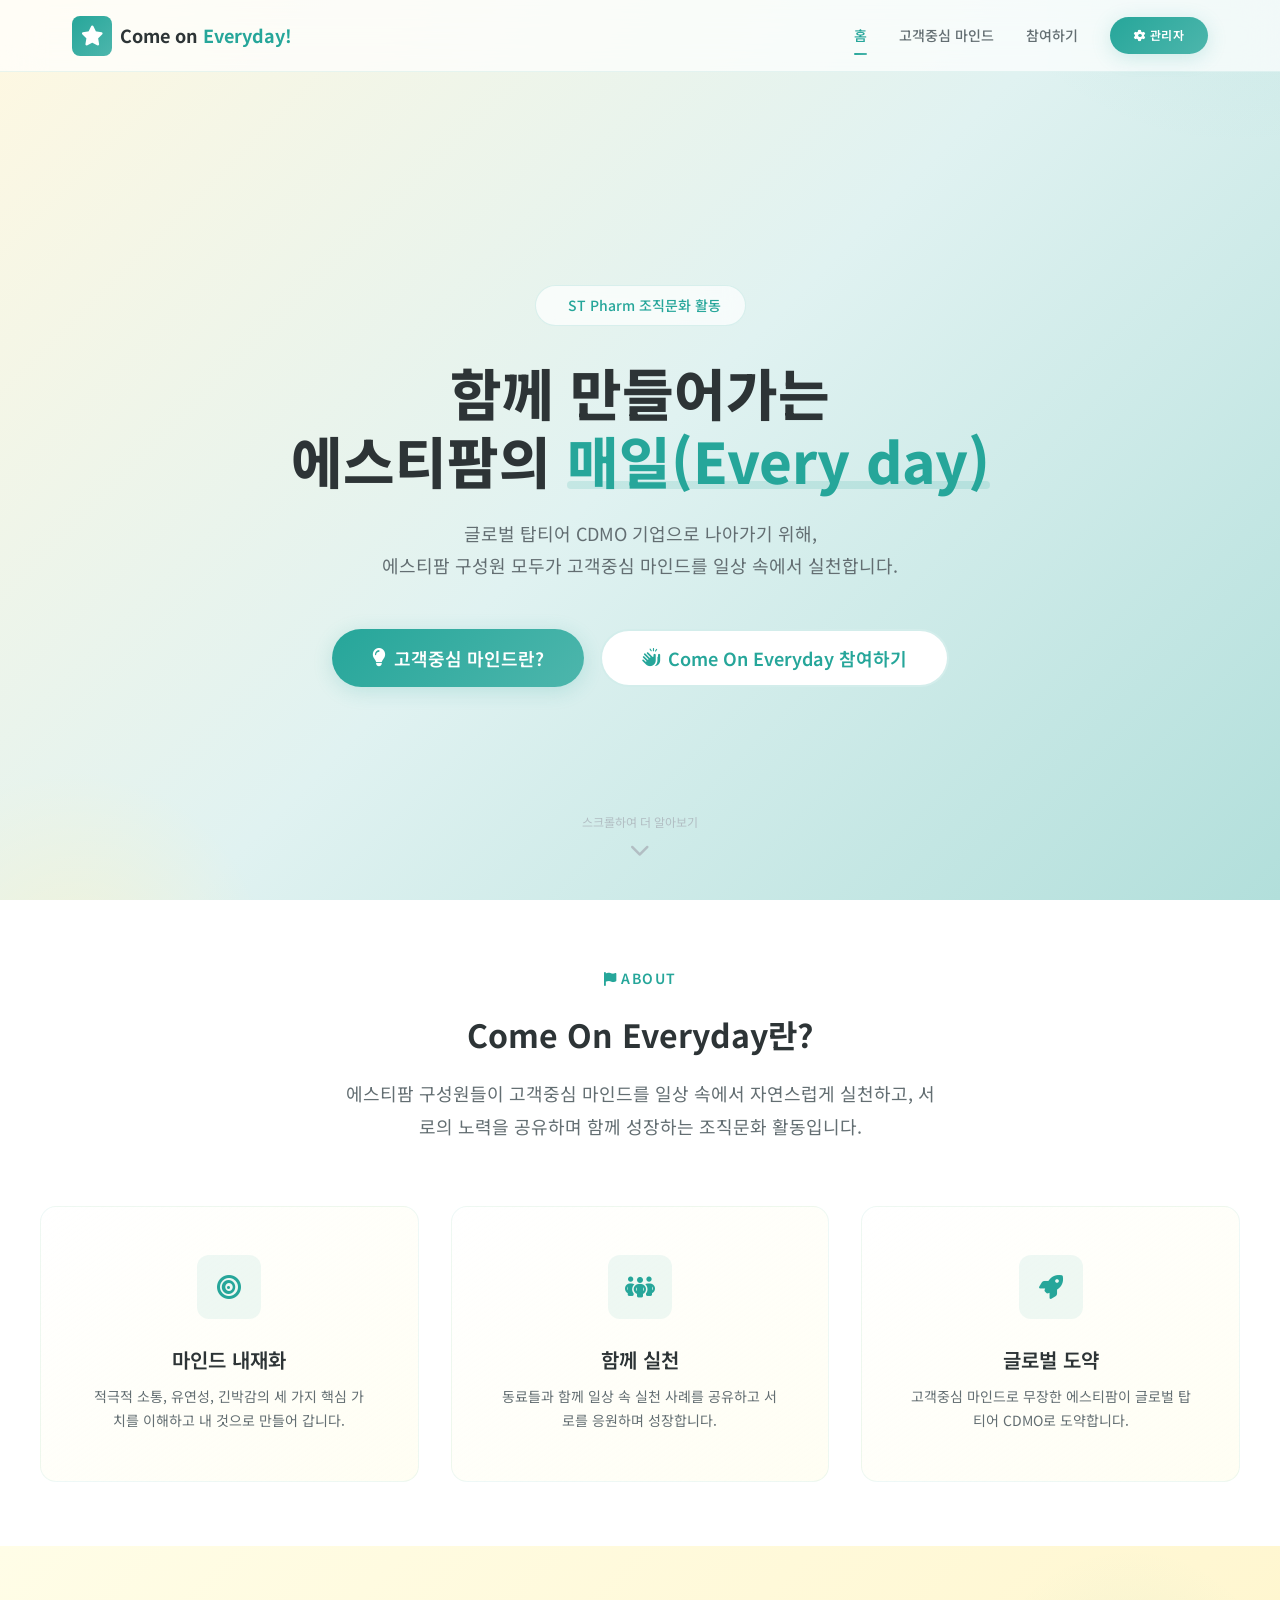
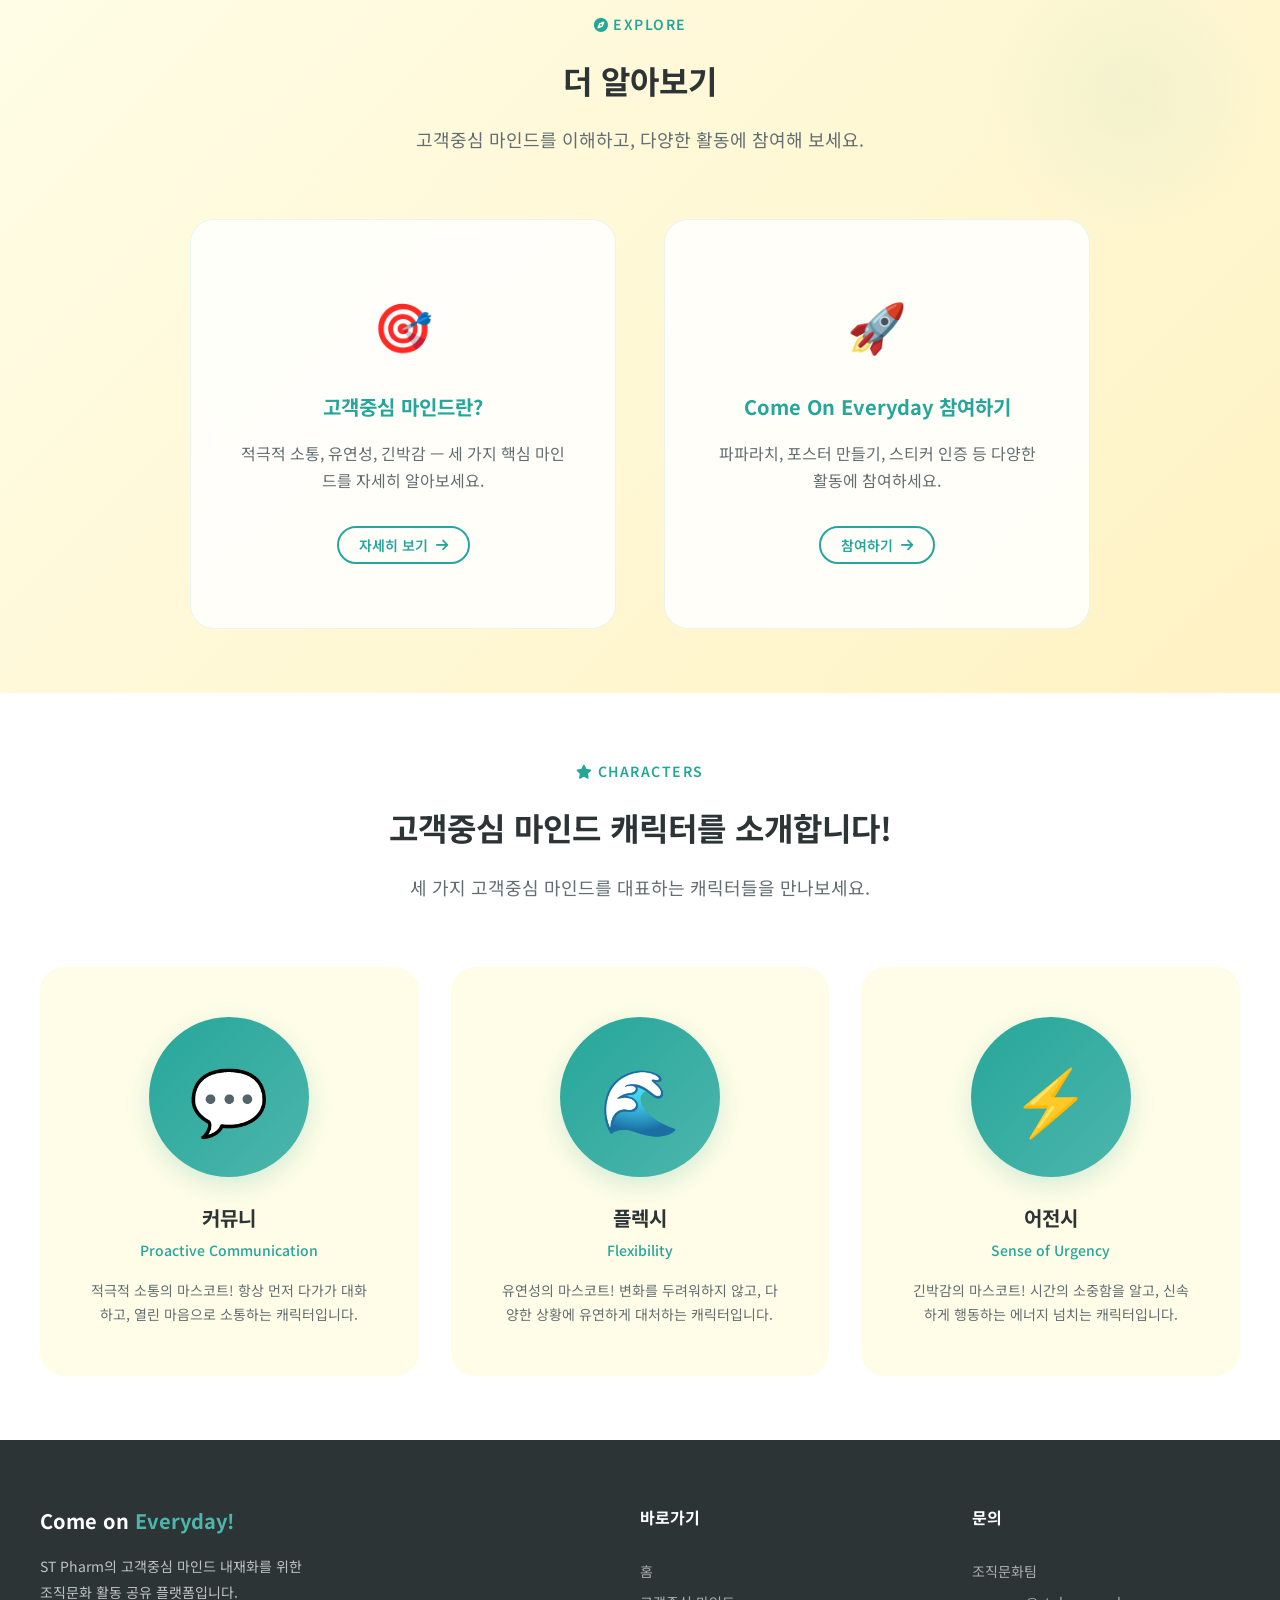
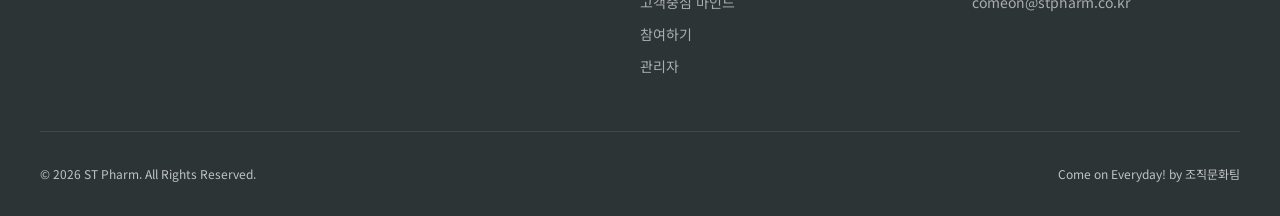
<file: index.html>
<!DOCTYPE html>
<html lang="ko">
<head>
  <meta charset="UTF-8">
  <meta name="viewport" content="width=device-width, initial-scale=1.0">
  <title>에스티팜 Come on Everyday! - 함께 만들어가는 매일</title>
  <meta name="description" content="ST Pharm의 고객중심 마인드 내재화를 위한 조직문화 활동 공유 플랫폼. 적극적 소통, 유연성, 긴박감을 함께 실천합니다.">
  <!-- Open Graph -->
  <meta property="og:title" content="에스티팜 Come on Everyday!">
  <meta property="og:description" content="함께 만들어가는 에스티팜의 매일 - 고객중심 마인드 조직문화 활동">
  <meta property="og:type" content="website">
  <!-- 폰트 -->
  <link rel="preconnect" href="https://fonts.googleapis.com">
  <link rel="preconnect" href="https://fonts.gstatic.com" crossorigin>
  <link href="https://fonts.googleapis.com/css2?family=Noto+Sans+KR:wght@300;400;500;600;700;800&display=swap" rel="stylesheet">
  <!-- 아이콘 -->
  <link rel="stylesheet" href="https://cdnjs.cloudflare.com/ajax/libs/font-awesome/6.4.0/css/all.min.css">
  <!-- 스타일 -->
  <link rel="stylesheet" href="css/style.css">
</head>
<body>

  <!-- ===== 네비게이션 ===== -->
  <nav class="navbar" id="navbar">
    <div class="nav-container">
      <a href="index.html" class="nav-logo">
        <div class="logo-icon"><i class="fas fa-star"></i></div>
        <span>Come on <span class="highlight">Everyday!</span></span>
      </a>
      <div class="nav-links" id="navLinks">
        <a href="index.html" class="active">홈</a>
        <a href="mindset.html">고객중심 마인드</a>
        <a href="participate.html">참여하기</a>
        <a href="admin.html" class="nav-admin-btn"><i class="fas fa-cog"></i> 관리자</a>
      </div>
      <button class="mobile-menu-btn" id="mobileMenuBtn" aria-label="메뉴 열기">
        <span></span>
        <span></span>
        <span></span>
      </button>
    </div>
  </nav>

  <!-- ===== 히어로 섹션 ===== -->
  <section class="hero" id="hero">
    <div class="hero-content">
      <div class="hero-badge">
        <i class="fas fa-sparkles"></i>
        ST Pharm 조직문화 활동
      </div>
      <h1 class="hero-title" id="heroTitle">
        함께 만들어가는<br>
        에스티팜의 <span class="accent">매일(Every day)</span>
      </h1>
      <p class="hero-subtitle" id="heroSubtitle">
        글로벌 탑티어 CDMO 기업으로 나아가기 위해,<br>
        에스티팜 구성원 모두가 고객중심 마인드를 일상 속에서 실천합니다.
      </p>
      <div class="hero-buttons">
        <a href="mindset.html" class="btn btn-primary btn-lg">
          <i class="fas fa-lightbulb"></i> 고객중심 마인드란?
        </a>
        <a href="participate.html" class="btn btn-secondary btn-lg">
          <i class="fas fa-hands-clapping"></i> Come On Everyday 참여하기
        </a>
      </div>
    </div>
    <div class="scroll-indicator">
      <span>스크롤하여 더 알아보기</span>
      <i class="fas fa-chevron-down"></i>
    </div>
  </section>

  <!-- ===== 활동 소개 섹션 ===== -->
  <section class="section intro-section" id="introSection">
    <div class="section-container">
      <div class="section-header fade-up">
        <div class="section-label"><i class="fas fa-flag"></i> ABOUT</div>
        <h2 class="section-title" id="introTitle">Come On Everyday란?</h2>
        <p class="section-desc" id="introDesc">
          에스티팜 구성원들이 고객중심 마인드를 일상 속에서 자연스럽게 실천하고,
          서로의 노력을 공유하며 함께 성장하는 조직문화 활동입니다.
        </p>
      </div>
      <div class="intro-grid">
        <div class="intro-card fade-up">
          <div class="card-icon"><i class="fas fa-bullseye"></i></div>
          <h3>마인드 내재화</h3>
          <p>적극적 소통, 유연성, 긴박감의 세 가지 핵심 가치를 이해하고 내 것으로 만들어 갑니다.</p>
        </div>
        <div class="intro-card fade-up">
          <div class="card-icon"><i class="fas fa-people-group"></i></div>
          <h3>함께 실천</h3>
          <p>동료들과 함께 일상 속 실천 사례를 공유하고 서로를 응원하며 성장합니다.</p>
        </div>
        <div class="intro-card fade-up">
          <div class="card-icon"><i class="fas fa-rocket"></i></div>
          <h3>글로벌 도약</h3>
          <p>고객중심 마인드로 무장한 에스티팜이 글로벌 탑티어 CDMO로 도약합니다.</p>
        </div>
      </div>
    </div>
  </section>

  <!-- ===== CTA 섹션 ===== -->
  <section class="section cta-section">
    <div class="section-container">
      <div class="section-header fade-up">
        <div class="section-label"><i class="fas fa-compass"></i> EXPLORE</div>
        <h2 class="section-title">더 알아보기</h2>
        <p class="section-desc">고객중심 마인드를 이해하고, 다양한 활동에 참여해 보세요.</p>
      </div>
      <div class="cta-cards fade-up">
        <a href="mindset.html" class="cta-card">
          <div class="card-emoji">🎯</div>
          <h3>고객중심 마인드란?</h3>
          <p>적극적 소통, 유연성, 긴박감 — 세 가지 핵심 마인드를 자세히 알아보세요.</p>
          <span class="btn btn-outline btn-sm">자세히 보기 <i class="fas fa-arrow-right"></i></span>
        </a>
        <a href="participate.html" class="cta-card">
          <div class="card-emoji">🚀</div>
          <h3>Come On Everyday 참여하기</h3>
          <p>파파라치, 포스터 만들기, 스티커 인증 등 다양한 활동에 참여하세요.</p>
          <span class="btn btn-outline btn-sm">참여하기 <i class="fas fa-arrow-right"></i></span>
        </a>
      </div>
    </div>
  </section>

  <!-- ===== 캐릭터 소개 섹션 ===== -->
  <section class="section character-section" id="characterSection">
    <div class="section-container">
      <div class="section-header fade-up">
        <div class="section-label"><i class="fas fa-star"></i> CHARACTERS</div>
        <h2 class="section-title" id="characterTitle">고객중심 마인드 캐릭터를 소개합니다!</h2>
        <p class="section-desc">세 가지 고객중심 마인드를 대표하는 캐릭터들을 만나보세요.</p>
      </div>
      <div class="character-grid" id="characterGrid">
        <!-- 캐릭터 1: 적극적 소통 -->
        <div class="character-card fade-up">
          <div class="character-img" id="char1Img">💬</div>
          <h3>커뮤니</h3>
          <p class="character-en">Proactive Communication</p>
          <p>적극적 소통의 마스코트! 항상 먼저 다가가 대화하고, 열린 마음으로 소통하는 캐릭터입니다.</p>
        </div>
        <!-- 캐릭터 2: 유연성 -->
        <div class="character-card fade-up">
          <div class="character-img" id="char2Img">🌊</div>
          <h3>플렉시</h3>
          <p class="character-en">Flexibility</p>
          <p>유연성의 마스코트! 변화를 두려워하지 않고, 다양한 상황에 유연하게 대처하는 캐릭터입니다.</p>
        </div>
        <!-- 캐릭터 3: 긴박감 -->
        <div class="character-card fade-up">
          <div class="character-img" id="char3Img">⚡</div>
          <h3>어전시</h3>
          <p class="character-en">Sense of Urgency</p>
          <p>긴박감의 마스코트! 시간의 소중함을 알고, 신속하게 행동하는 에너지 넘치는 캐릭터입니다.</p>
        </div>
      </div>
    </div>
  </section>

  <!-- ===== 푸터 ===== -->
  <footer class="footer">
    <div class="footer-container">
      <div class="footer-brand">
        <h3>Come on <span>Everyday!</span></h3>
        <p>ST Pharm의 고객중심 마인드 내재화를 위한<br>조직문화 활동 공유 플랫폼입니다.</p>
      </div>
      <div class="footer-links">
        <h4>바로가기</h4>
        <a href="index.html">홈</a>
        <a href="mindset.html">고객중심 마인드</a>
        <a href="participate.html">참여하기</a>
        <a href="admin.html">관리자</a>
      </div>
      <div class="footer-links">
        <h4>문의</h4>
        <a href="#">조직문화팀</a>
        <a href="#">comeon@stpharm.co.kr</a>
      </div>
    </div>
    <div class="footer-bottom">
      <span>© 2026 ST Pharm. All Rights Reserved.</span>
      <span>Come on Everyday! by 조직문화팀</span>
    </div>
  </footer>

  <!-- ===== 맨 위로 버튼 ===== -->
  <button class="back-to-top" id="backToTop" aria-label="맨 위로">
    <i class="fas fa-chevron-up"></i>
  </button>

  <!-- 토스트 알림 -->
  <div class="toast" id="toast"></div>

  <!-- 스크립트 -->
  <script src="js/theme.js"></script>
  <script src="js/main.js"></script>
</body>
</html>
</file>
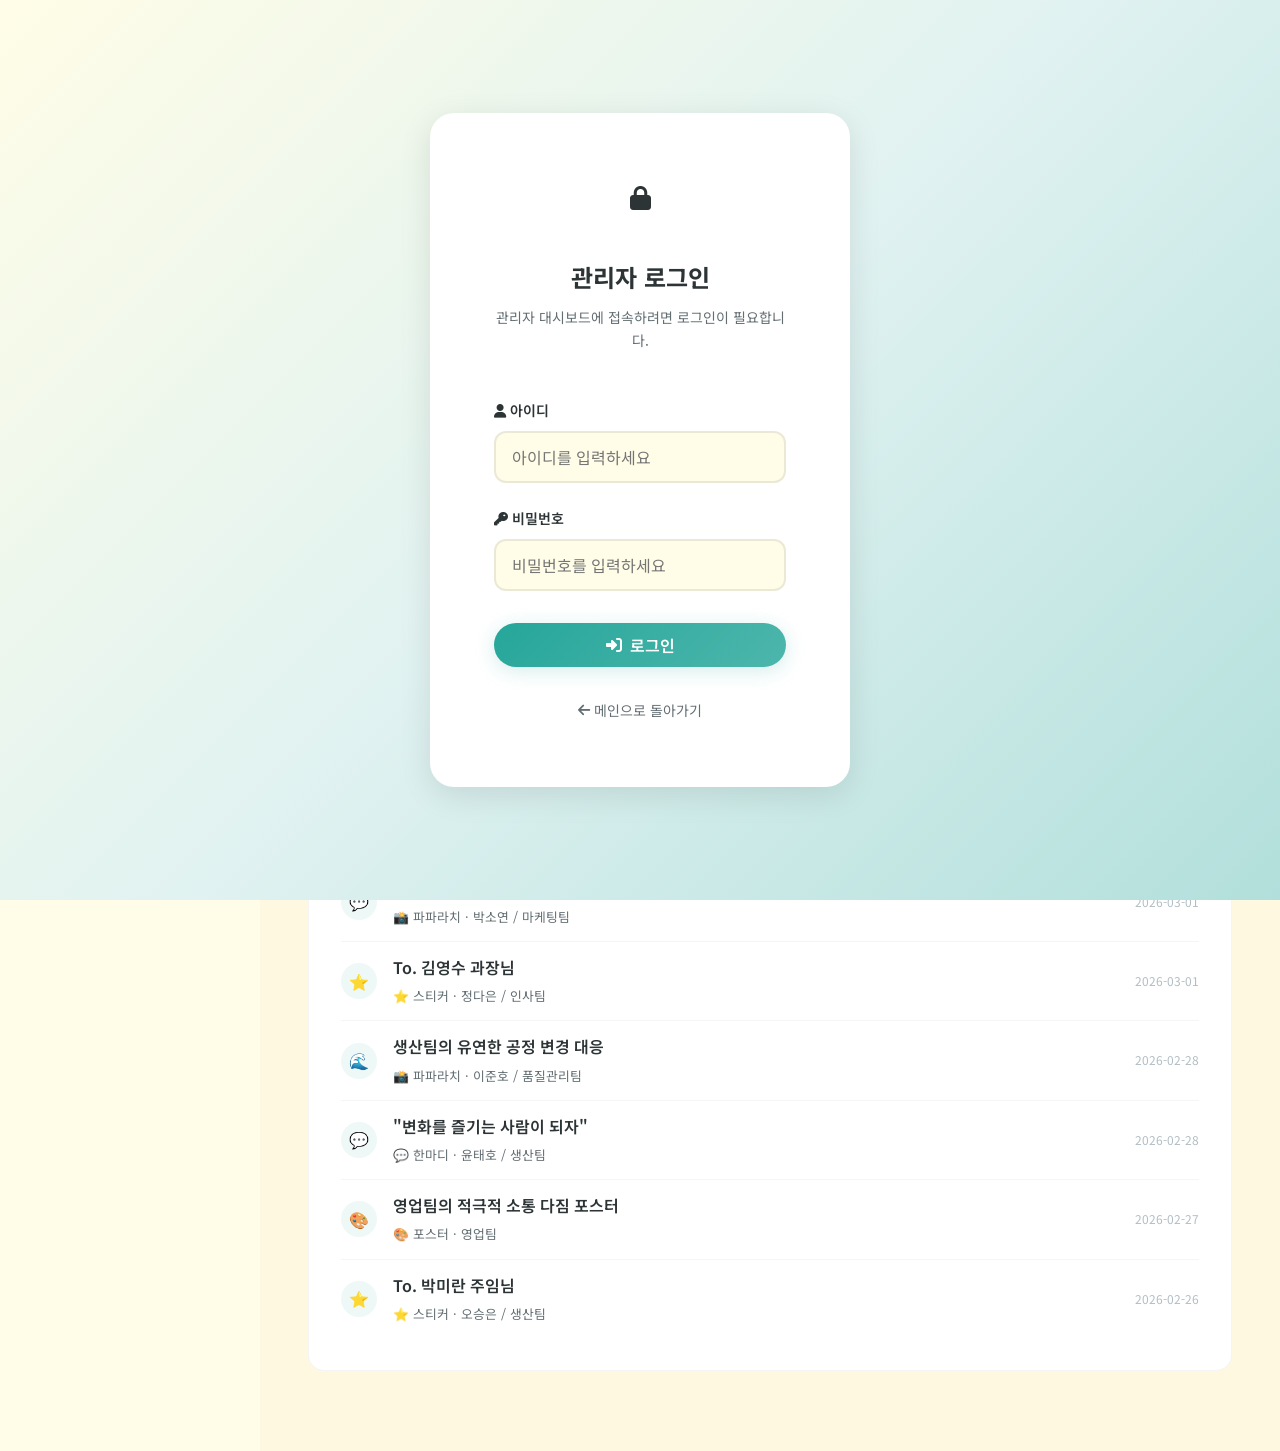
<file: admin.html>
<!DOCTYPE html>
<html lang="ko">

<head>
    <meta charset="UTF-8">
    <meta name="viewport" content="width=device-width, initial-scale=1.0">
    <title>관리자 대시보드 - Come on Everyday!</title>
    <meta name="robots" content="noindex, nofollow">
    <link rel="preconnect" href="https://fonts.googleapis.com">
    <link rel="preconnect" href="https://fonts.gstatic.com" crossorigin>
    <link href="https://fonts.googleapis.com/css2?family=Noto+Sans+KR:wght@300;400;500;600;700;800&display=swap"
        rel="stylesheet">
    <link rel="stylesheet" href="https://cdnjs.cloudflare.com/ajax/libs/font-awesome/6.4.0/css/all.min.css">
    <link rel="stylesheet" href="css/style.css">
    <link rel="stylesheet" href="css/admin.css">
</head>

<body>

    <!-- ===== 로그인 오버레이 ===== -->
    <div class="login-overlay" id="loginOverlay">
        <div class="login-card">
            <div class="login-logo">
                <div class="logo-icon" style="width:56px;height:56px;font-size:1.5rem;"><i class="fas fa-lock"></i>
                </div>
            </div>
            <h2>관리자 로그인</h2>
            <p class="login-desc">관리자 대시보드에 접속하려면 로그인이 필요합니다.</p>
            <form id="loginForm" onsubmit="handleLogin(event)">
                <div class="form-group">
                    <label for="loginId"><i class="fas fa-user"></i> 아이디</label>
                    <input type="text" id="loginId" placeholder="아이디를 입력하세요" required autocomplete="username">
                </div>
                <div class="form-group">
                    <label for="loginPw"><i class="fas fa-key"></i> 비밀번호</label>
                    <input type="password" id="loginPw" placeholder="비밀번호를 입력하세요" required
                        autocomplete="current-password">
                </div>
                <p class="login-error" id="loginError" style="display:none;">아이디 또는 비밀번호가 올바르지 않습니다.</p>
                <button type="submit" class="btn btn-primary"
                    style="width:100%;justify-content:center;margin-top:0.5rem;">
                    <i class="fas fa-sign-in-alt"></i> 로그인
                </button>
            </form>
            <a href="index.html" class="login-back"><i class="fas fa-arrow-left"></i> 메인으로 돌아가기</a>
        </div>
    </div>

    <!-- ===== 네비게이션 ===== -->
    <nav class="navbar scrolled" id="navbar">
        <div class="nav-container">
            <a href="index.html" class="nav-logo">
                <div class="logo-icon"><i class="fas fa-star"></i></div>
                <span>Come on <span class="highlight">Everyday!</span></span>
            </a>
            <div class="nav-links" id="navLinks">
                <a href="index.html">홈</a>
                <a href="mindset.html">고객중심 마인드</a>
                <a href="participate.html">참여하기</a>
                <a href="admin.html" class="nav-admin-btn active"><i class="fas fa-cog"></i> 관리자</a>
            </div>
            <button class="mobile-menu-btn" id="mobileMenuBtn" aria-label="메뉴 열기">
                <span></span><span></span><span></span>
            </button>
        </div>
    </nav>

    <div class="admin-layout">

        <!-- ===== 사이드바 ===== -->
        <aside class="admin-sidebar" id="adminSidebar">
            <div class="sidebar-header">
                <h3>⚙️ 관리자 패널</h3>
                <p>Come on Everyday! 관리</p>
            </div>
            <nav class="sidebar-nav">
                <a href="#" class="active" data-section="dashboard"><i class="fas fa-chart-pie"></i> 대시보드</a>
                <a href="#" data-section="posts"><i class="fas fa-newspaper"></i> 게시글 관리</a>
                <div class="sidebar-divider"></div>
                <a href="#" data-section="content"><i class="fas fa-edit"></i> 콘텐츠 편집</a>
                <a href="#" data-section="design"><i class="fas fa-palette"></i> 디자인 설정</a>
                <div class="sidebar-divider"></div>
                <a href="index.html"><i class="fas fa-external-link-alt"></i> 사이트 보기</a>
                <div class="sidebar-divider"></div>
                <a href="#" onclick="handleLogout()" style="color:rgba(234,67,53,0.8);"><i
                        class="fas fa-sign-out-alt"></i> 로그아웃</a>
            </nav>
        </aside>

        <!-- ===== 메인 콘텐츠 ===== -->
        <main class="admin-content">

            <!-- ===== 섹션: 대시보드 ===== -->
            <div class="admin-section active" id="section-dashboard">
                <div class="admin-page-header">
                    <h1>📊 대시보드</h1>
                    <p>Come on Everyday! 활동 현황을 한눈에 확인하세요.</p>
                </div>

                <!-- 통계 카드 -->
                <div class="stats-grid" id="statsGrid">
                    <div class="stat-card">
                        <div class="stat-icon mint"><i class="fas fa-file-alt"></i></div>
                        <div class="stat-info">
                            <h4>전체 게시글</h4>
                            <div class="stat-number" id="statTotal">0</div>
                        </div>
                    </div>
                    <div class="stat-card">
                        <div class="stat-icon blue"><i class="fas fa-camera"></i></div>
                        <div class="stat-info">
                            <h4>파파라치</h4>
                            <div class="stat-number" id="statPaparazzi">0</div>
                        </div>
                    </div>
                    <div class="stat-card">
                        <div class="stat-icon orange"><i class="fas fa-palette"></i></div>
                        <div class="stat-info">
                            <h4>포스터</h4>
                            <div class="stat-number" id="statPoster">0</div>
                        </div>
                    </div>
                    <div class="stat-card">
                        <div class="stat-icon red"><i class="fas fa-star"></i></div>
                        <div class="stat-info">
                            <h4>스티커 인증</h4>
                            <div class="stat-number" id="statSticker">0</div>
                        </div>
                    </div>
                    <div class="stat-card">
                        <div class="stat-icon purple"><i class="fas fa-comment"></i></div>
                        <div class="stat-info">
                            <h4>Come On 한마디</h4>
                            <div class="stat-number" id="statOneword">0</div>
                        </div>
                    </div>
                </div>

                <!-- 최근 활동 -->
                <div class="admin-card">
                    <div class="admin-card-header">
                        <h3>🕐 최근 활동</h3>
                    </div>
                    <div class="admin-card-body">
                        <ul class="activity-list" id="recentActivity">
                            <!-- JS로 렌더링 -->
                        </ul>
                    </div>
                </div>
            </div>

            <!-- ===== 섹션: 게시글 관리 ===== -->
            <div class="admin-section" id="section-posts" style="display:none;">
                <div class="admin-page-header">
                    <h1>📝 게시글 관리</h1>
                    <p>활동별 게시글을 확인하고 관리하세요.</p>
                </div>

                <!-- 카테고리 탭 -->
                <div class="admin-tabs">
                    <button class="admin-tab-btn active" data-post-tab="paparazzi">📸 파파라치</button>
                    <button class="admin-tab-btn" data-post-tab="poster">🎨 포스터</button>
                    <button class="admin-tab-btn" data-post-tab="sticker">⭐ 스티커</button>
                    <button class="admin-tab-btn" data-post-tab="oneword">💬 한마디</button>
                </div>

                <!-- 게시글 테이블 -->
                <div class="admin-card">
                    <div class="admin-card-header">
                        <h3>게시글 목록</h3>
                        <button class="btn btn-primary btn-sm" id="btnResetPosts" onclick="resetPostsData()">
                            <i class="fas fa-rotate"></i> 샘플 데이터 복원
                        </button>
                    </div>
                    <div class="admin-card-body" style="padding: 0;">
                        <table class="admin-table" id="postsTable">
                            <thead>
                                <tr>
                                    <th>제목</th>
                                    <th>작성자</th>
                                    <th>카테고리</th>
                                    <th>날짜</th>
                                    <th>관리</th>
                                </tr>
                            </thead>
                            <tbody id="postsTableBody">
                                <!-- JS로 렌더링 -->
                            </tbody>
                        </table>
                    </div>
                </div>
            </div>

            <!-- ===== 섹션: 콘텐츠 편집 ===== -->
            <div class="admin-section" id="section-content" style="display:none;">
                <div class="admin-page-header">
                    <h1>✏️ 콘텐츠 편집</h1>
                    <p>웹사이트의 텍스트 콘텐츠를 자유롭게 수정하세요.</p>
                </div>

                <!-- 메인 페이지 콘텐츠 -->
                <div class="admin-card">
                    <div class="admin-card-header">
                        <h3>🏠 메인 페이지</h3>
                    </div>
                    <div class="admin-card-body">
                        <form class="admin-form" id="contentFormMain">
                            <div class="form-group">
                                <label><i class="fas fa-heading"></i> 히어로 타이틀</label>
                                <textarea id="edit-heroTitle" rows="2">함께 만들어가는
에스티팜의 매일(Every day)</textarea>
                            </div>
                            <div class="form-group">
                                <label><i class="fas fa-align-left"></i> 히어로 서브 텍스트</label>
                                <textarea id="edit-heroSubtitle"
                                    rows="2">글로벌 탑티어 CDMO 기업으로 나아가기 위해, 에스티팜 구성원 모두가 고객중심 마인드를 일상 속에서 실천합니다.</textarea>
                            </div>
                            <div class="form-group">
                                <label><i class="fas fa-info-circle"></i> 활동 소개 제목</label>
                                <input type="text" id="edit-introTitle" value="Come On Everyday란?">
                            </div>
                            <div class="form-group">
                                <label><i class="fas fa-align-left"></i> 활동 소개 설명</label>
                                <textarea id="edit-introDesc"
                                    rows="3">에스티팜 구성원들이 고객중심 마인드를 일상 속에서 자연스럽게 실천하고, 서로의 노력을 공유하며 함께 성장하는 조직문화 활동입니다.</textarea>
                            </div>
                            <button type="button" class="btn btn-primary btn-sm" onclick="saveContent('main')">
                                <i class="fas fa-save"></i> 메인 페이지 저장
                            </button>
                        </form>
                    </div>
                </div>

                <!-- 마인드 페이지 콘텐츠 -->
                <div class="admin-card">
                    <div class="admin-card-header">
                        <h3>🎯 고객중심 마인드 페이지</h3>
                    </div>
                    <div class="admin-card-body">
                        <form class="admin-form" id="contentFormMindset">
                            <div class="form-group">
                                <label><i class="fas fa-comment-dots"></i> 적극적 소통 설명</label>
                                <textarea id="edit-mindsetDesc1"
                                    rows="4">고객과 동료에게 먼저 다가가 소통합니다. 문제가 발생하기 전에 선제적으로 의견을 나누고, 열린 마음으로 다양한 관점을 수용합니다. 적극적 소통은 신뢰를 쌓고 더 나은 결과를 만드는 가장 강력한 도구입니다.</textarea>
                            </div>
                            <div class="form-group">
                                <label><i class="fas fa-water"></i> 유연성 설명</label>
                                <textarea id="edit-mindsetDesc2"
                                    rows="4">변화하는 환경과 고객의 요구에 유연하게 대응합니다. 고정관념에서 벗어나 창의적인 해결책을 찾고, 다양한 상황에 맞춰 최적의 방법을 선택합니다. 유연한 사고와 행동이 글로벌 경쟁력의 핵심입니다.</textarea>
                            </div>
                            <div class="form-group">
                                <label><i class="fas fa-bolt"></i> 긴박감 설명</label>
                                <textarea id="edit-mindsetDesc3"
                                    rows="4">시간의 가치를 이해하고 신속하게 행동합니다. 고객의 기대를 초과하는 빠른 대응과 실행력으로 차별화된 서비스를 제공합니다. 긴박감은 단순한 속도가 아닌, 올바른 방향으로의 빠른 실행을 의미합니다.</textarea>
                            </div>
                            <button type="button" class="btn btn-primary btn-sm" onclick="saveContent('mindset')">
                                <i class="fas fa-save"></i> 마인드 페이지 저장
                            </button>
                        </form>
                    </div>
                </div>
            </div>

            <!-- ===== 섹션: 디자인 설정 ===== -->
            <div class="admin-section" id="section-design" style="display:none;">
                <div class="admin-page-header">
                    <h1>🎨 디자인 설정</h1>
                    <p>웹사이트의 색상, 폰트 등 디자인을 커스터마이징하세요.</p>
                </div>

                <div class="admin-card">
                    <div class="admin-card-header">
                        <h3>🎨 테마 색상</h3>
                    </div>
                    <div class="admin-card-body">
                        <form class="admin-form" id="designForm">
                            <div class="form-row">
                                <div class="form-group">
                                    <label><i class="fas fa-fill-drip"></i> 배경색 (메인)</label>
                                    <div class="color-input-group">
                                        <input type="color" id="theme-bgPrimary" value="#FFFDE7">
                                        <input type="text" id="theme-bgPrimary-text" value="#FFFDE7"
                                            placeholder="#FFFDE7">
                                    </div>
                                </div>
                                <div class="form-group">
                                    <label><i class="fas fa-fill-drip"></i> 배경색 (보조)</label>
                                    <div class="color-input-group">
                                        <input type="color" id="theme-bgSecondary" value="#FFF8E1">
                                        <input type="text" id="theme-bgSecondary-text" value="#FFF8E1"
                                            placeholder="#FFF8E1">
                                    </div>
                                </div>
                            </div>
                            <div class="form-row">
                                <div class="form-group">
                                    <label><i class="fas fa-droplet"></i> 포인트 컬러 (민트)</label>
                                    <div class="color-input-group">
                                        <input type="color" id="theme-accentMint" value="#26A69A">
                                        <input type="text" id="theme-accentMint-text" value="#26A69A"
                                            placeholder="#26A69A">
                                    </div>
                                </div>
                                <div class="form-group">
                                    <label><i class="fas fa-droplet"></i> 포인트 밝은 색</label>
                                    <div class="color-input-group">
                                        <input type="color" id="theme-accentMintLight" value="#4DB6AC">
                                        <input type="text" id="theme-accentMintLight-text" value="#4DB6AC"
                                            placeholder="#4DB6AC">
                                    </div>
                                </div>
                            </div>
                            <div class="form-row">
                                <div class="form-group">
                                    <label><i class="fas fa-font"></i> 텍스트 색상</label>
                                    <div class="color-input-group">
                                        <input type="color" id="theme-textPrimary" value="#2D3436">
                                        <input type="text" id="theme-textPrimary-text" value="#2D3436"
                                            placeholder="#2D3436">
                                    </div>
                                </div>
                                <div class="form-group">
                                    <label><i class="fas fa-font"></i> 보조 텍스트 색상</label>
                                    <div class="color-input-group">
                                        <input type="color" id="theme-textSecondary" value="#636E72">
                                        <input type="text" id="theme-textSecondary-text" value="#636E72"
                                            placeholder="#636E72">
                                    </div>
                                </div>
                            </div>
                            <div class="form-group">
                                <label><i class="fas fa-text-height"></i> 폰트</label>
                                <select id="theme-fontFamily">
                                    <option value="'Noto Sans KR', sans-serif">Noto Sans KR (기본)</option>
                                    <option value="'Pretendard', sans-serif">Pretendard</option>
                                    <option value="'IBM Plex Sans KR', sans-serif">IBM Plex Sans KR</option>
                                    <option value="'Gothic A1', sans-serif">Gothic A1</option>
                                </select>
                            </div>
                            <div style="display: flex; gap: 1rem; flex-wrap: wrap;">
                                <button type="button" class="btn btn-primary btn-sm" onclick="saveDesign()">
                                    <i class="fas fa-save"></i> 디자인 저장
                                </button>
                                <button type="button" class="btn btn-secondary btn-sm" onclick="previewDesign()">
                                    <i class="fas fa-eye"></i> 미리보기
                                </button>
                                <button type="button" class="btn btn-outline btn-sm" onclick="resetDesign()">
                                    <i class="fas fa-rotate-left"></i> 기본값 복원
                                </button>
                            </div>
                        </form>
                    </div>
                </div>
            </div>

        </main>
    </div>

    <!-- 사이드바 토글 (모바일) -->
    <button class="sidebar-toggle" id="sidebarToggle" aria-label="사이드바 토글">
        <i class="fas fa-bars"></i>
    </button>

    <!-- 토스트 -->
    <div class="toast" id="toast"></div>

    <script src="js/theme.js"></script>
    <script src="js/posts.js"></script>
    <script src="js/main.js"></script>
    <script src="js/admin.js"></script>
</body>

</html>
</file>
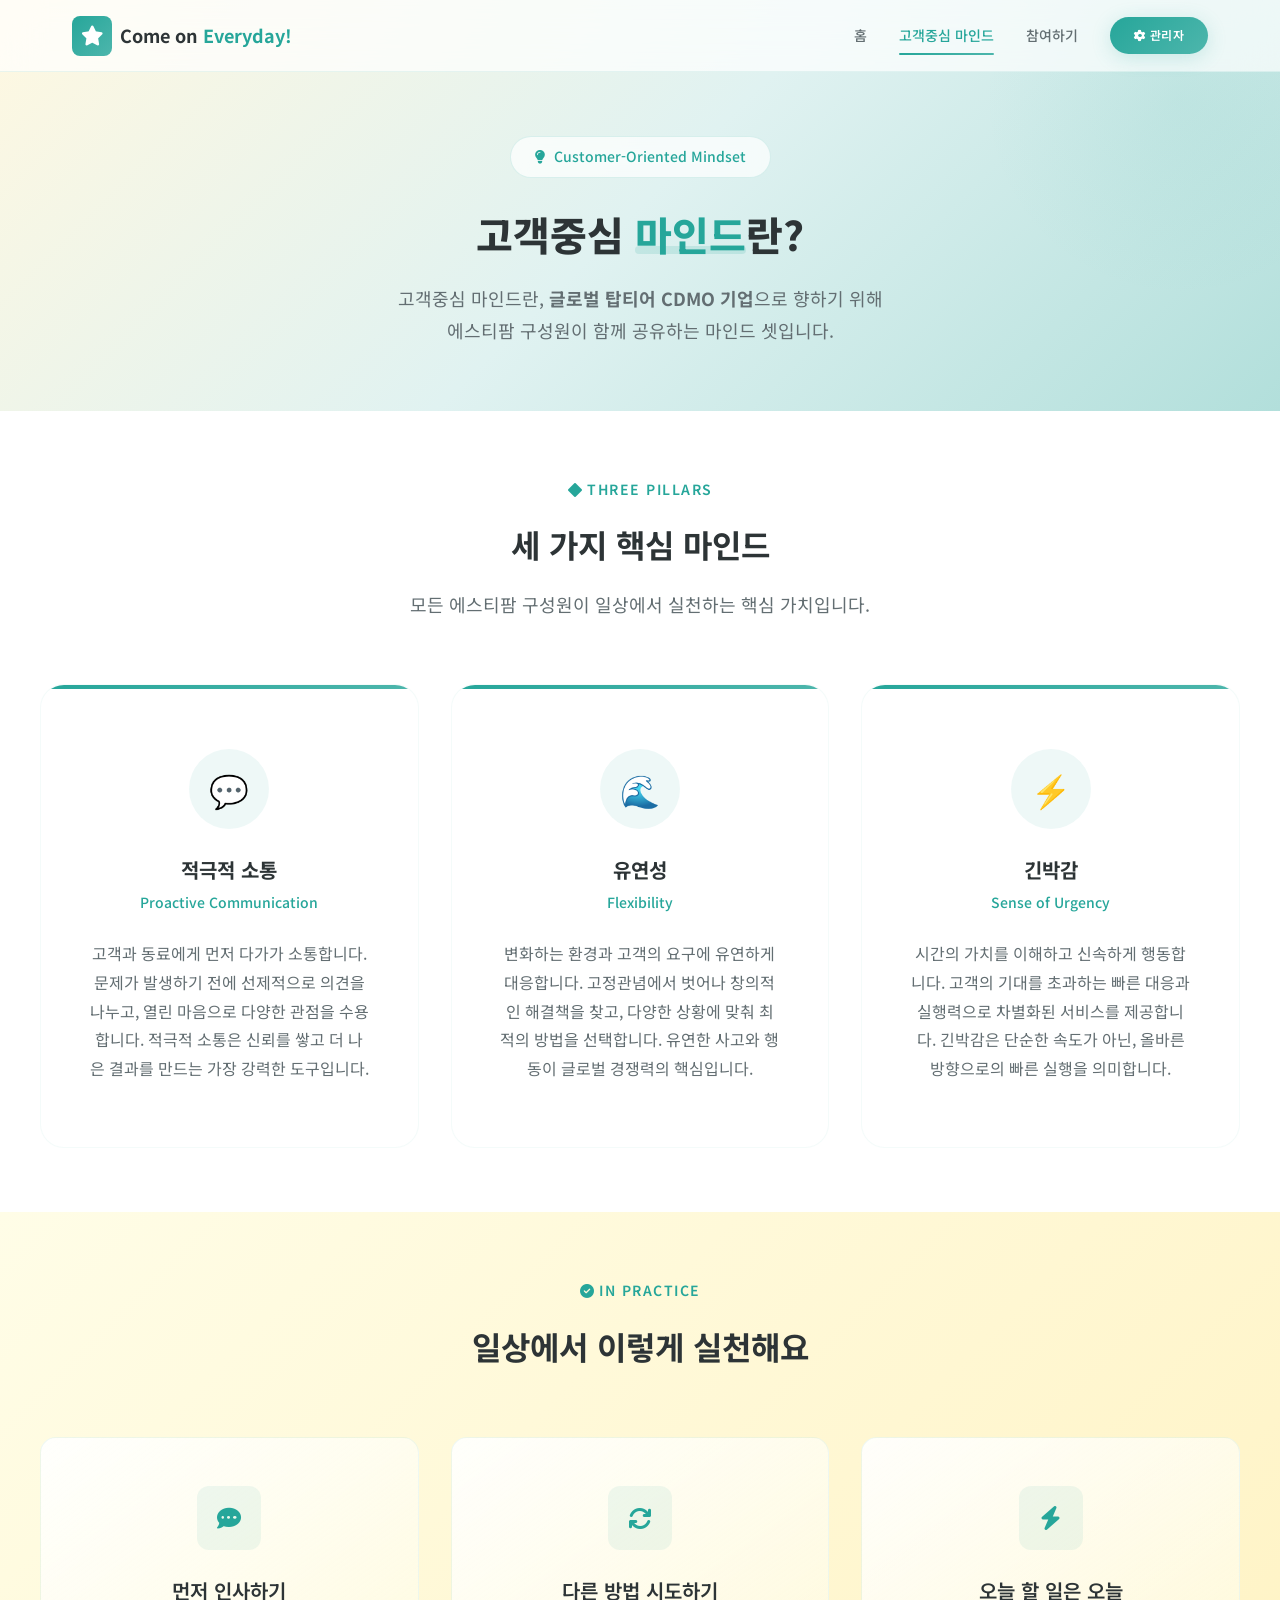
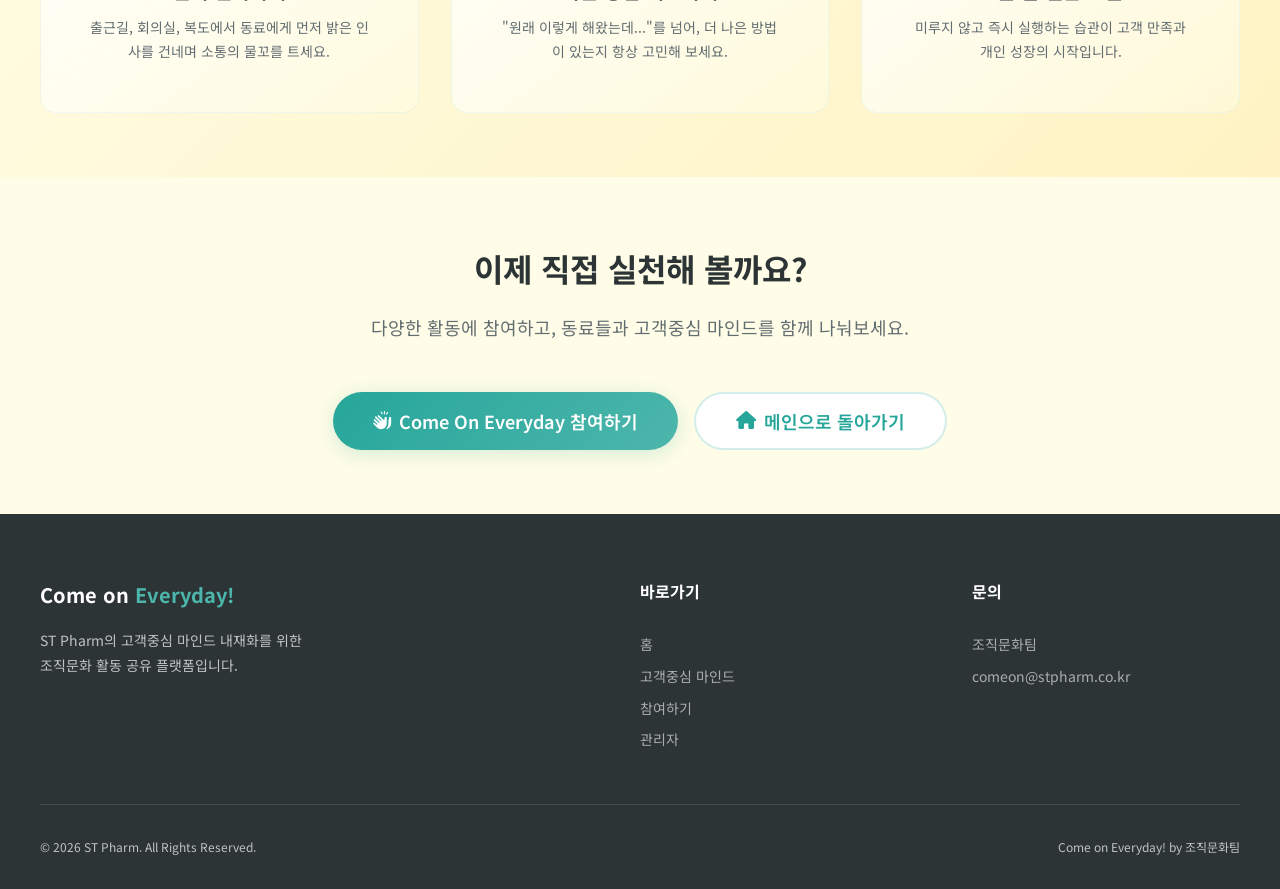
<file: mindset.html>
<!DOCTYPE html>
<html lang="ko">

<head>
    <meta charset="UTF-8">
    <meta name="viewport" content="width=device-width, initial-scale=1.0">
    <title>고객중심 마인드란? - 에스티팜 Come on Everyday!</title>
    <meta name="description" content="에스티팜의 고객중심 마인드 - 적극적 소통, 유연성, 긴박감. 글로벌 탑티어 CDMO 기업을 향한 공유 마인드셋.">
    <meta property="og:title" content="고객중심 마인드란? - 에스티팜">
    <meta property="og:description" content="적극적 소통, 유연성, 긴박감 - 에스티팜 구성원이 함께 공유하는 마인드셋">
    <link rel="preconnect" href="https://fonts.googleapis.com">
    <link rel="preconnect" href="https://fonts.gstatic.com" crossorigin>
    <link href="https://fonts.googleapis.com/css2?family=Noto+Sans+KR:wght@300;400;500;600;700;800&display=swap"
        rel="stylesheet">
    <link rel="stylesheet" href="https://cdnjs.cloudflare.com/ajax/libs/font-awesome/6.4.0/css/all.min.css">
    <link rel="stylesheet" href="css/style.css">
</head>

<body>

    <!-- ===== 네비게이션 ===== -->
    <nav class="navbar" id="navbar">
        <div class="nav-container">
            <a href="index.html" class="nav-logo">
                <div class="logo-icon"><i class="fas fa-star"></i></div>
                <span>Come on <span class="highlight">Everyday!</span></span>
            </a>
            <div class="nav-links" id="navLinks">
                <a href="index.html">홈</a>
                <a href="mindset.html" class="active">고객중심 마인드</a>
                <a href="participate.html">참여하기</a>
                <a href="admin.html" class="nav-admin-btn"><i class="fas fa-cog"></i> 관리자</a>
            </div>
            <button class="mobile-menu-btn" id="mobileMenuBtn" aria-label="메뉴 열기">
                <span></span><span></span><span></span>
            </button>
        </div>
    </nav>

    <!-- ===== 페이지 헤더 ===== -->
    <section class="page-hero">
        <div class="section-container">
            <div class="hero-badge"><i class="fas fa-lightbulb"></i> Customer-Oriented Mindset</div>
            <h1 class="hero-title" id="mindsetPageTitle">고객중심 <span class="accent">마인드</span>란?</h1>
            <p class="lead" id="mindsetPageDesc">
                고객중심 마인드란, <strong>글로벌 탑티어 CDMO 기업</strong>으로 향하기 위해<br>
                에스티팜 구성원이 함께 공유하는 마인드 셋입니다.
            </p>
        </div>
    </section>

    <!-- ===== 3가지 마인드 카드 ===== -->
    <section class="section" style="background: var(--surface-white);">
        <div class="section-container">
            <div class="section-header fade-up">
                <div class="section-label"><i class="fas fa-diamond"></i> THREE PILLARS</div>
                <h2 class="section-title">세 가지 핵심 마인드</h2>
                <p class="section-desc">모든 에스티팜 구성원이 일상에서 실천하는 핵심 가치입니다.</p>
            </div>

            <div class="mindset-cards">
                <!-- 카드 1: 적극적 소통 -->
                <div class="mindset-card fade-up" id="mindsetCard1">
                    <div class="mindset-icon">💬</div>
                    <h3>적극적 소통</h3>
                    <p class="mindset-en">Proactive Communication</p>
                    <p class="mindset-desc" id="mindsetDesc1">
                        고객과 동료에게 먼저 다가가 소통합니다. 문제가 발생하기 전에 선제적으로 의견을 나누고,
                        열린 마음으로 다양한 관점을 수용합니다. 적극적 소통은 신뢰를 쌓고 더 나은 결과를 만드는
                        가장 강력한 도구입니다.
                    </p>
                </div>

                <!-- 카드 2: 유연성 -->
                <div class="mindset-card fade-up" id="mindsetCard2">
                    <div class="mindset-icon">🌊</div>
                    <h3>유연성</h3>
                    <p class="mindset-en">Flexibility</p>
                    <p class="mindset-desc" id="mindsetDesc2">
                        변화하는 환경과 고객의 요구에 유연하게 대응합니다. 고정관념에서 벗어나 창의적인
                        해결책을 찾고, 다양한 상황에 맞춰 최적의 방법을 선택합니다. 유연한 사고와 행동이
                        글로벌 경쟁력의 핵심입니다.
                    </p>
                </div>

                <!-- 카드 3: 긴박감 -->
                <div class="mindset-card fade-up" id="mindsetCard3">
                    <div class="mindset-icon">⚡</div>
                    <h3>긴박감</h3>
                    <p class="mindset-en">Sense of Urgency</p>
                    <p class="mindset-desc" id="mindsetDesc3">
                        시간의 가치를 이해하고 신속하게 행동합니다. 고객의 기대를 초과하는 빠른 대응과
                        실행력으로 차별화된 서비스를 제공합니다. 긴박감은 단순한 속도가 아닌,
                        올바른 방향으로의 빠른 실행을 의미합니다.
                    </p>
                </div>
            </div>
        </div>
    </section>

    <!-- ===== 실천 가이드 섹션 ===== -->
    <section class="section" style="background: var(--gradient-warm);">
        <div class="section-container">
            <div class="section-header fade-up">
                <div class="section-label"><i class="fas fa-check-circle"></i> IN PRACTICE</div>
                <h2 class="section-title">일상에서 이렇게 실천해요</h2>
            </div>
            <div class="intro-grid">
                <div class="intro-card fade-up">
                    <div class="card-icon"><i class="fas fa-comment-dots"></i></div>
                    <h3>먼저 인사하기</h3>
                    <p>출근길, 회의실, 복도에서 동료에게 먼저 밝은 인사를 건네며 소통의 물꼬를 트세요.</p>
                </div>
                <div class="intro-card fade-up">
                    <div class="card-icon"><i class="fas fa-arrows-rotate"></i></div>
                    <h3>다른 방법 시도하기</h3>
                    <p>"원래 이렇게 해왔는데..."를 넘어, 더 나은 방법이 있는지 항상 고민해 보세요.</p>
                </div>
                <div class="intro-card fade-up">
                    <div class="card-icon"><i class="fas fa-bolt"></i></div>
                    <h3>오늘 할 일은 오늘</h3>
                    <p>미루지 않고 즉시 실행하는 습관이 고객 만족과 개인 성장의 시작입니다.</p>
                </div>
            </div>
        </div>
    </section>

    <!-- ===== 하단 CTA ===== -->
    <section class="section text-center">
        <div class="section-container fade-up">
            <h2 class="section-title">이제 직접 실천해 볼까요?</h2>
            <p class="section-desc mb-3">다양한 활동에 참여하고, 동료들과 고객중심 마인드를 함께 나눠보세요.</p>
            <div style="display: flex; gap: 1rem; justify-content: center; flex-wrap: wrap;">
                <a href="participate.html" class="btn btn-primary btn-lg">
                    <i class="fas fa-hands-clapping"></i> Come On Everyday 참여하기
                </a>
                <a href="index.html" class="btn btn-secondary btn-lg">
                    <i class="fas fa-home"></i> 메인으로 돌아가기
                </a>
            </div>
        </div>
    </section>

    <!-- ===== 푸터 ===== -->
    <footer class="footer">
        <div class="footer-container">
            <div class="footer-brand">
                <h3>Come on <span>Everyday!</span></h3>
                <p>ST Pharm의 고객중심 마인드 내재화를 위한<br>조직문화 활동 공유 플랫폼입니다.</p>
            </div>
            <div class="footer-links">
                <h4>바로가기</h4>
                <a href="index.html">홈</a>
                <a href="mindset.html">고객중심 마인드</a>
                <a href="participate.html">참여하기</a>
                <a href="admin.html">관리자</a>
            </div>
            <div class="footer-links">
                <h4>문의</h4>
                <a href="#">조직문화팀</a>
                <a href="#">comeon@stpharm.co.kr</a>
            </div>
        </div>
        <div class="footer-bottom">
            <span>© 2026 ST Pharm. All Rights Reserved.</span>
            <span>Come on Everyday! by 조직문화팀</span>
        </div>
    </footer>

    <button class="back-to-top" id="backToTop" aria-label="맨 위로">
        <i class="fas fa-chevron-up"></i>
    </button>
    <div class="toast" id="toast"></div>

    <script src="js/theme.js"></script>
    <script src="js/main.js"></script>
</body>

</html>
</file>
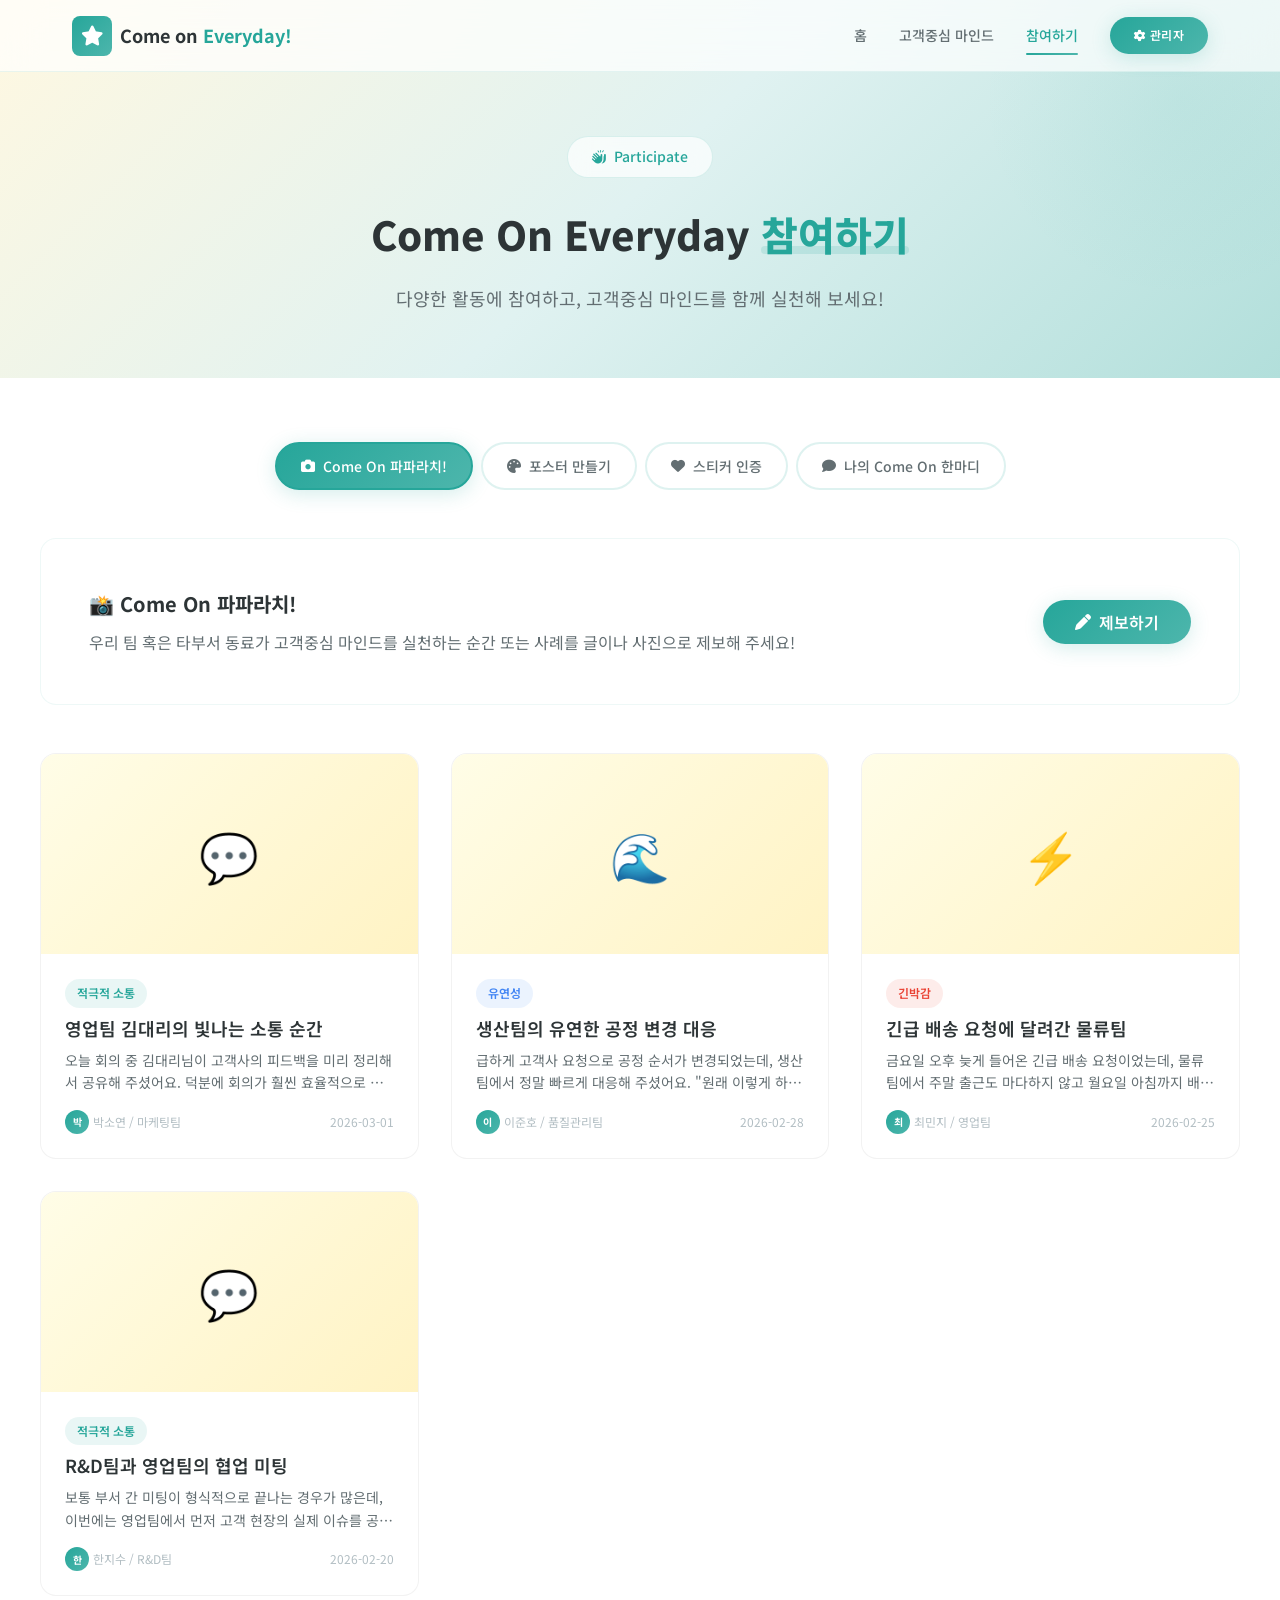
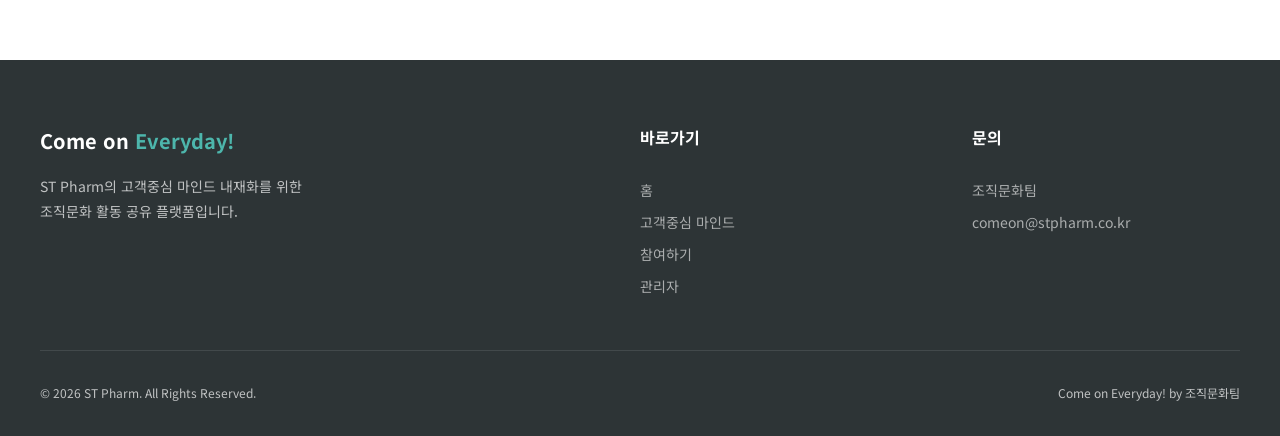
<file: participate.html>
<!DOCTYPE html>
<html lang="ko">

<head>
    <meta charset="UTF-8">
    <meta name="viewport" content="width=device-width, initial-scale=1.0">
    <title>Come On Everyday 참여하기 - 에스티팜</title>
    <meta name="description"
        content="에스티팜 Come on Everyday 활동에 참여하세요. 파파라치, 포스터 만들기, 스티커 인증, Come On 한마디 등 다양한 활동이 준비되어 있습니다.">
    <meta property="og:title" content="Come On Everyday 참여하기 - 에스티팜">
    <meta property="og:description" content="다양한 활동에 참여하고, 고객중심 마인드를 함께 실천해 보세요!">
    <link rel="preconnect" href="https://fonts.googleapis.com">
    <link rel="preconnect" href="https://fonts.gstatic.com" crossorigin>
    <link href="https://fonts.googleapis.com/css2?family=Noto+Sans+KR:wght@300;400;500;600;700;800&display=swap"
        rel="stylesheet">
    <link rel="stylesheet" href="https://cdnjs.cloudflare.com/ajax/libs/font-awesome/6.4.0/css/all.min.css">
    <link rel="stylesheet" href="css/style.css">
</head>

<body>

    <!-- ===== 네비게이션 ===== -->
    <nav class="navbar" id="navbar">
        <div class="nav-container">
            <a href="index.html" class="nav-logo">
                <div class="logo-icon"><i class="fas fa-star"></i></div>
                <span>Come on <span class="highlight">Everyday!</span></span>
            </a>
            <div class="nav-links" id="navLinks">
                <a href="index.html">홈</a>
                <a href="mindset.html">고객중심 마인드</a>
                <a href="participate.html" class="active">참여하기</a>
                <a href="admin.html" class="nav-admin-btn"><i class="fas fa-cog"></i> 관리자</a>
            </div>
            <button class="mobile-menu-btn" id="mobileMenuBtn" aria-label="메뉴 열기">
                <span></span><span></span><span></span>
            </button>
        </div>
    </nav>

    <!-- ===== 페이지 헤더 ===== -->
    <section class="page-hero">
        <div class="section-container">
            <div class="hero-badge"><i class="fas fa-hands-clapping"></i> Participate</div>
            <h1 class="hero-title">Come On Everyday <span class="accent">참여하기</span></h1>
            <p class="lead">다양한 활동에 참여하고, 고객중심 마인드를 함께 실천해 보세요!</p>
        </div>
    </section>

    <!-- ===== 참여 활동 섹션 ===== -->
    <section class="section" style="background: var(--surface-white);">
        <div class="section-container">

            <!-- 활동 탭 -->
            <div class="activity-tabs fade-up">
                <button class="tab-btn active" data-tab="paparazzi">
                    <i class="fas fa-camera"></i> Come On 파파라치!
                </button>
                <button class="tab-btn" data-tab="poster">
                    <i class="fas fa-palette"></i> 포스터 만들기
                </button>
                <button class="tab-btn" data-tab="sticker">
                    <i class="fas fa-heart"></i> 스티커 인증
                </button>
                <button class="tab-btn" data-tab="oneword">
                    <i class="fas fa-comment"></i> 나의 Come On 한마디
                </button>
            </div>

            <!-- ===== 탭 1: Come On 파파라치! ===== -->
            <div class="tab-content active" id="tab-paparazzi">
                <div class="activity-header fade-up">
                    <div class="activity-info">
                        <h3>📸 Come On 파파라치!</h3>
                        <p>우리 팀 혹은 타부서 동료가 고객중심 마인드를 실천하는 순간 또는 사례를 글이나 사진으로 제보해 주세요!</p>
                    </div>
                    <button class="btn btn-primary" onclick="openModal('paparazzi')">
                        <i class="fas fa-pen"></i> 제보하기
                    </button>
                </div>
                <div class="posts-grid" id="paparazzi-posts">
                    <!-- 게시글이 JS로 렌더링됩니다 -->
                </div>
                <div class="empty-state" id="paparazzi-empty" style="display:none;">
                    <i class="fas fa-camera-retro"></i>
                    <p>아직 등록된 제보가 없습니다. 첫 번째 파파라치가 되어 주세요!</p>
                    <button class="btn btn-primary btn-sm" onclick="openModal('paparazzi')">
                        <i class="fas fa-pen"></i> 제보하기
                    </button>
                </div>
            </div>

            <!-- ===== 탭 2: 포스터 만들기 ===== -->
            <div class="tab-content" id="tab-poster">
                <div class="activity-header fade-up">
                    <div class="activity-info">
                        <h3>🎨 우리 팀의 고객중심 마인드 실천 포스터 만들기</h3>
                        <p>고객중심 마인드를 실천하는 우리 팀의 다짐을 AI를 활용하여 포스터로 제작하고 업로드해 주세요!</p>
                    </div>
                    <button class="btn btn-primary" onclick="openModal('poster')">
                        <i class="fas fa-upload"></i> 포스터 업로드
                    </button>
                </div>
                <div class="posts-grid" id="poster-posts">
                    <!-- 게시글이 JS로 렌더링됩니다 -->
                </div>
                <div class="empty-state" id="poster-empty" style="display:none;">
                    <i class="fas fa-image"></i>
                    <p>아직 등록된 포스터가 없습니다. 우리 팀의 다짐 포스터를 올려주세요!</p>
                    <button class="btn btn-primary btn-sm" onclick="openModal('poster')">
                        <i class="fas fa-upload"></i> 포스터 업로드
                    </button>
                </div>
            </div>

            <!-- ===== 탭 3: 스티커 인증 ===== -->
            <div class="tab-content" id="tab-sticker">
                <div class="activity-header fade-up">
                    <div class="activity-info">
                        <h3>⭐ 스티커로 고마운 동료에게 마음 전하기</h3>
                        <p>고객중심 마인드 마스코트 스티커로 고마운 동료의 모니터나 사물함에 스티커를 붙여주고 인증해 주세요!</p>
                    </div>
                    <button class="btn btn-primary" onclick="openModal('sticker')">
                        <i class="fas fa-camera"></i> 인증하기
                    </button>
                </div>
                <div class="posts-grid" id="sticker-posts">
                    <!-- 게시글이 JS로 렌더링됩니다 -->
                </div>
                <div class="empty-state" id="sticker-empty" style="display:none;">
                    <i class="fas fa-star"></i>
                    <p>아직 인증된 스티커가 없습니다. 고마운 동료에게 마음을 전해보세요!</p>
                    <button class="btn btn-primary btn-sm" onclick="openModal('sticker')">
                        <i class="fas fa-camera"></i> 인증하기
                    </button>
                </div>
            </div>

            <!-- ===== 탭 4: 나의 Come On 한마디 ===== -->
            <div class="tab-content" id="tab-oneword">
                <div class="activity-header fade-up">
                    <div class="activity-info">
                        <h3>💬 나의 Come On 한마디</h3>
                        <p>사내 프로필 상태 메시지나 메일 서명에 내가 집중하고 싶은 고객중심 마인드 키워드를 기입하고 인증해 주세요!</p>
                    </div>
                    <button class="btn btn-primary" onclick="openModal('oneword')">
                        <i class="fas fa-camera"></i> 인증하기
                    </button>
                </div>
                <div class="posts-grid" id="oneword-posts">
                    <!-- 게시글이 JS로 렌더링됩니다 -->
                </div>
                <div class="empty-state" id="oneword-empty" style="display:none;">
                    <i class="fas fa-comment-dots"></i>
                    <p>아직 인증이 없습니다. 나만의 Come On 한마디를 공유해 주세요!</p>
                    <button class="btn btn-primary btn-sm" onclick="openModal('oneword')">
                        <i class="fas fa-camera"></i> 인증하기
                    </button>
                </div>
            </div>

        </div>
    </section>

    <!-- ===== 모달: 파파라치 제보 ===== -->
    <div class="modal-overlay" id="modal-paparazzi">
        <div class="modal">
            <div class="modal-header">
                <h3>📸 Come On 파파라치 제보</h3>
                <button class="modal-close" onclick="closeModal('paparazzi')">✕</button>
            </div>
            <div class="modal-body">
                <form id="form-paparazzi" onsubmit="submitPost(event, 'paparazzi')">
                    <div class="form-group">
                        <label for="papa-title">제목</label>
                        <input type="text" id="papa-title" placeholder="제보 제목을 입력하세요" required>
                    </div>
                    <div class="form-group">
                        <label for="papa-author">작성자</label>
                        <input type="text" id="papa-author" placeholder="이름 / 부서" required>
                    </div>
                    <div class="form-group">
                        <label for="papa-tag">마인드 카테고리</label>
                        <select id="papa-tag">
                            <option value="적극적 소통">적극적 소통</option>
                            <option value="유연성">유연성</option>
                            <option value="긴박감">긴박감</option>
                        </select>
                    </div>
                    <div class="form-group">
                        <label for="papa-content">내용</label>
                        <textarea id="papa-content" placeholder="동료의 고객중심 마인드 실천 사례를 알려주세요!" required></textarea>
                    </div>
                    <div class="form-group">
                        <label>사진 첨부 (선택)</label>
                        <div class="file-upload" onclick="document.getElementById('papa-file').click()">
                            <i class="fas fa-cloud-arrow-up"></i>
                            <p>클릭하여 이미지를 업로드하세요</p>
                            <p style="font-size: 0.75rem; color: var(--text-light);">JPG, PNG, GIF (최대 5MB)</p>
                        </div>
                        <input type="file" id="papa-file" accept="image/*" style="display:none">
                    </div>
                    <div class="modal-footer" style="padding: 0; border: none;">
                        <button type="button" class="btn btn-secondary btn-sm"
                            onclick="closeModal('paparazzi')">취소</button>
                        <button type="submit" class="btn btn-primary btn-sm"><i class="fas fa-paper-plane"></i>
                            제보하기</button>
                    </div>
                </form>
            </div>
        </div>
    </div>

    <!-- ===== 모달: 포스터 업로드 ===== -->
    <div class="modal-overlay" id="modal-poster">
        <div class="modal">
            <div class="modal-header">
                <h3>🎨 포스터 업로드</h3>
                <button class="modal-close" onclick="closeModal('poster')">✕</button>
            </div>
            <div class="modal-body">
                <form id="form-poster" onsubmit="submitPost(event, 'poster')">
                    <div class="form-group">
                        <label for="poster-team">팀명</label>
                        <input type="text" id="poster-team" placeholder="팀 이름을 입력하세요" required>
                    </div>
                    <div class="form-group">
                        <label for="poster-title">포스터 제목</label>
                        <input type="text" id="poster-title" placeholder="포스터 제목을 입력하세요" required>
                    </div>
                    <div class="form-group">
                        <label>포스터 이미지</label>
                        <div class="file-upload" onclick="document.getElementById('poster-file').click()">
                            <i class="fas fa-cloud-arrow-up"></i>
                            <p>클릭하여 포스터 이미지를 업로드하세요</p>
                            <p style="font-size: 0.75rem; color: var(--text-light);">JPG, PNG (최대 10MB)</p>
                        </div>
                        <input type="file" id="poster-file" accept="image/*" style="display:none" required>
                    </div>
                    <div class="modal-footer" style="padding: 0; border: none;">
                        <button type="button" class="btn btn-secondary btn-sm"
                            onclick="closeModal('poster')">취소</button>
                        <button type="submit" class="btn btn-primary btn-sm"><i class="fas fa-upload"></i> 업로드</button>
                    </div>
                </form>
            </div>
        </div>
    </div>

    <!-- ===== 모달: 스티커 인증 ===== -->
    <div class="modal-overlay" id="modal-sticker">
        <div class="modal">
            <div class="modal-header">
                <h3>⭐ 스티커 인증</h3>
                <button class="modal-close" onclick="closeModal('sticker')">✕</button>
            </div>
            <div class="modal-body">
                <form id="form-sticker" onsubmit="submitPost(event, 'sticker')">
                    <div class="form-group">
                        <label for="sticker-author">작성자</label>
                        <input type="text" id="sticker-author" placeholder="이름 / 부서" required>
                    </div>
                    <div class="form-group">
                        <label for="sticker-colleague">고마운 동료</label>
                        <input type="text" id="sticker-colleague" placeholder="스티커를 붙여줄 동료 이름" required>
                    </div>
                    <div class="form-group">
                        <label for="sticker-message">한 줄 메시지</label>
                        <input type="text" id="sticker-message" placeholder="고마운 마음을 한 줄로 전해주세요" required>
                    </div>
                    <div class="form-group">
                        <label>인증 사진</label>
                        <div class="file-upload" onclick="document.getElementById('sticker-file').click()">
                            <i class="fas fa-cloud-arrow-up"></i>
                            <p>스티커를 붙인 사진을 업로드하세요</p>
                            <p style="font-size: 0.75rem; color: var(--text-light);">JPG, PNG (최대 5MB)</p>
                        </div>
                        <input type="file" id="sticker-file" accept="image/*" style="display:none" required>
                    </div>
                    <div class="modal-footer" style="padding: 0; border: none;">
                        <button type="button" class="btn btn-secondary btn-sm"
                            onclick="closeModal('sticker')">취소</button>
                        <button type="submit" class="btn btn-primary btn-sm"><i class="fas fa-check"></i> 인증하기</button>
                    </div>
                </form>
            </div>
        </div>
    </div>

    <!-- ===== 모달: 나의 Come On 한마디 ===== -->
    <div class="modal-overlay" id="modal-oneword">
        <div class="modal">
            <div class="modal-header">
                <h3>💬 나의 Come On 한마디</h3>
                <button class="modal-close" onclick="closeModal('oneword')">✕</button>
            </div>
            <div class="modal-body">
                <form id="form-oneword" onsubmit="submitPost(event, 'oneword')">
                    <div class="form-group">
                        <label for="oneword-author">작성자</label>
                        <input type="text" id="oneword-author" placeholder="이름 / 부서" required>
                    </div>
                    <div class="form-group">
                        <label for="oneword-keyword">집중하고 싶은 키워드</label>
                        <select id="oneword-keyword">
                            <option value="적극적 소통">적극적 소통 (Proactive Communication)</option>
                            <option value="유연성">유연성 (Flexibility)</option>
                            <option value="긴박감">긴박감 (Sense of Urgency)</option>
                        </select>
                    </div>
                    <div class="form-group">
                        <label for="oneword-message">나의 한마디</label>
                        <textarea id="oneword-message" placeholder="고객중심 마인드에 대한 나의 다짐을 적어주세요" required></textarea>
                    </div>
                    <div class="form-group">
                        <label>인증 스크린샷</label>
                        <div class="file-upload" onclick="document.getElementById('oneword-file').click()">
                            <i class="fas fa-cloud-arrow-up"></i>
                            <p>프로필이나 메일 서명 스크린샷을 업로드하세요</p>
                            <p style="font-size: 0.75rem; color: var(--text-light);">JPG, PNG (최대 5MB)</p>
                        </div>
                        <input type="file" id="oneword-file" accept="image/*" style="display:none">
                    </div>
                    <div class="modal-footer" style="padding: 0; border: none;">
                        <button type="button" class="btn btn-secondary btn-sm"
                            onclick="closeModal('oneword')">취소</button>
                        <button type="submit" class="btn btn-primary btn-sm"><i class="fas fa-check"></i> 인증하기</button>
                    </div>
                </form>
            </div>
        </div>
    </div>

    <!-- ===== 게시글 상세 모달 ===== -->
    <div class="modal-overlay" id="modal-detail">
        <div class="modal" style="max-width: 700px;">
            <div class="modal-header">
                <h3 id="detail-title">게시글 제목</h3>
                <button class="modal-close" onclick="closeModal('detail')">✕</button>
            </div>
            <div class="modal-body">
                <div id="detail-image" style="margin-bottom: 1.5rem; border-radius: 12px; overflow: hidden;"></div>
                <div id="detail-meta"
                    style="display: flex; gap: 1rem; margin-bottom: 1rem; font-size: 0.875rem; color: var(--text-secondary);">
                </div>
                <div id="detail-content" style="line-height: 1.8;"></div>
                <div style="margin-top: 2rem; padding-top: 1rem; border-top: 1px solid rgba(0,0,0,0.06);">
                    <p style="font-size: 0.875rem; font-weight: 600; margin-bottom: 0.5rem;">공유하기</p>
                    <div class="share-buttons">
                        <button class="share-btn email" title="이메일로 공유" onclick="shareEmail()"><i
                                class="fas fa-envelope"></i></button>
                        <button class="share-btn link" title="링크 복사" onclick="copyLink()"><i
                                class="fas fa-link"></i></button>
                    </div>
                </div>
            </div>
        </div>
    </div>

    <!-- ===== 푸터 ===== -->
    <footer class="footer">
        <div class="footer-container">
            <div class="footer-brand">
                <h3>Come on <span>Everyday!</span></h3>
                <p>ST Pharm의 고객중심 마인드 내재화를 위한<br>조직문화 활동 공유 플랫폼입니다.</p>
            </div>
            <div class="footer-links">
                <h4>바로가기</h4>
                <a href="index.html">홈</a>
                <a href="mindset.html">고객중심 마인드</a>
                <a href="participate.html">참여하기</a>
                <a href="admin.html">관리자</a>
            </div>
            <div class="footer-links">
                <h4>문의</h4>
                <a href="#">조직문화팀</a>
                <a href="#">comeon@stpharm.co.kr</a>
            </div>
        </div>
        <div class="footer-bottom">
            <span>© 2026 ST Pharm. All Rights Reserved.</span>
            <span>Come on Everyday! by 조직문화팀</span>
        </div>
    </footer>

    <button class="back-to-top" id="backToTop" aria-label="맨 위로">
        <i class="fas fa-chevron-up"></i>
    </button>
    <div class="toast" id="toast"></div>

    <script src="js/theme.js"></script>
    <script src="js/posts.js"></script>
    <script src="js/main.js"></script>
</body>

</html>
</file>
<file: css/style.css>
/* ============================================
   에스티팜 Come on Everyday! - 메인 스타일시트
   디자인 시스템: 따뜻한 노란색 + 민트 포인트
   ============================================ */

/* === 1. CSS 변수 (테마 시스템) === */
:root {
  /* 메인 컬러 */
  --bg-primary: #FFFDE7;
  --bg-secondary: #FFF8E1;
  --bg-warm: #FFF3C4;
  --accent-mint: #26A69A;
  --accent-mint-light: #4DB6AC;
  --accent-mint-dark: #00897B;
  --accent-mint-bg: rgba(38, 166, 154, 0.08);

  /* 텍스트 */
  --text-primary: #2D3436;
  --text-secondary: #636E72;
  --text-light: #B2BEC3;
  --text-white: #FFFFFF;

  /* 카드 & 서피스 */
  --surface-white: #FFFFFF;
  --surface-glass: rgba(255, 255, 255, 0.7);
  --surface-card: rgba(255, 255, 255, 0.85);

  /* 그림자 */
  --shadow-sm: 0 2px 8px rgba(0, 0, 0, 0.06);
  --shadow-md: 0 4px 16px rgba(0, 0, 0, 0.08);
  --shadow-lg: 0 8px 32px rgba(0, 0, 0, 0.1);
  --shadow-mint: 0 4px 20px rgba(38, 166, 154, 0.2);

  /* 그라데이션 */
  --gradient-hero: linear-gradient(135deg, #FFF8E1 0%, #E0F2F1 50%, #B2DFDB 100%);
  --gradient-mint: linear-gradient(135deg, #26A69A 0%, #4DB6AC 100%);
  --gradient-warm: linear-gradient(135deg, #FFFDE7 0%, #FFF3C4 100%);
  --gradient-card: linear-gradient(145deg, rgba(255,255,255,0.9), rgba(255,253,231,0.5));

  /* 간격 */
  --spacing-xs: 0.25rem;
  --spacing-sm: 0.5rem;
  --spacing-md: 1rem;
  --spacing-lg: 1.5rem;
  --spacing-xl: 2rem;
  --spacing-2xl: 3rem;
  --spacing-3xl: 4rem;

  /* 둥근 모서리 */
  --radius-sm: 8px;
  --radius-md: 12px;
  --radius-lg: 16px;
  --radius-xl: 24px;
  --radius-full: 9999px;

  /* 폰트 */
  --font-family: 'Noto Sans KR', -apple-system, BlinkMacSystemFont, sans-serif;
  --font-size-xs: 0.75rem;
  --font-size-sm: 0.875rem;
  --font-size-md: 1rem;
  --font-size-lg: 1.125rem;
  --font-size-xl: 1.25rem;
  --font-size-2xl: 1.5rem;
  --font-size-3xl: 2rem;
  --font-size-4xl: 2.5rem;
  --font-size-hero: 3.5rem;

  /* 트랜지션 */
  --transition-fast: 0.2s ease;
  --transition-normal: 0.3s ease;
  --transition-slow: 0.5s ease;

  /* 네비게이션 높이 */
  --nav-height: 72px;
}

/* === 2. 리셋 & 기본 스타일 === */
*,
*::before,
*::after {
  margin: 0;
  padding: 0;
  box-sizing: border-box;
}

html {
  scroll-behavior: smooth;
  font-size: 16px;
}

body {
  font-family: var(--font-family);
  background-color: var(--bg-primary);
  color: var(--text-primary);
  line-height: 1.7;
  overflow-x: hidden;
  -webkit-font-smoothing: antialiased;
}

a {
  color: var(--accent-mint);
  text-decoration: none;
  transition: color var(--transition-fast);
}

a:hover {
  color: var(--accent-mint-dark);
}

img {
  max-width: 100%;
  height: auto;
  display: block;
}

ul, ol {
  list-style: none;
}

/* === 3. 네비게이션 === */
.navbar {
  position: fixed;
  top: 0;
  left: 0;
  right: 0;
  height: var(--nav-height);
  background: var(--surface-glass);
  backdrop-filter: blur(20px);
  -webkit-backdrop-filter: blur(20px);
  border-bottom: 1px solid rgba(38, 166, 154, 0.1);
  z-index: 1000;
  transition: all var(--transition-normal);
}

.navbar.scrolled {
  background: rgba(255, 253, 231, 0.95);
  box-shadow: var(--shadow-sm);
}

.nav-container {
  max-width: 1200px;
  margin: 0 auto;
  padding: 0 var(--spacing-xl);
  height: 100%;
  display: flex;
  align-items: center;
  justify-content: space-between;
}

.nav-logo {
  display: flex;
  align-items: center;
  gap: var(--spacing-sm);
  font-weight: 700;
  font-size: var(--font-size-lg);
  color: var(--text-primary);
}

.nav-logo .logo-icon {
  width: 40px;
  height: 40px;
  background: var(--gradient-mint);
  border-radius: var(--radius-sm);
  display: flex;
  align-items: center;
  justify-content: center;
  color: white;
  font-size: var(--font-size-xl);
}

.nav-logo span.highlight {
  color: var(--accent-mint);
}

.nav-links {
  display: flex;
  align-items: center;
  gap: var(--spacing-xl);
}

.nav-links a {
  color: var(--text-secondary);
  font-weight: 500;
  font-size: var(--font-size-sm);
  padding: var(--spacing-sm) 0;
  position: relative;
  transition: color var(--transition-fast);
}

.nav-links a::after {
  content: '';
  position: absolute;
  bottom: 0;
  left: 0;
  width: 0;
  height: 2px;
  background: var(--gradient-mint);
  border-radius: var(--radius-full);
  transition: width var(--transition-normal);
}

.nav-links a:hover,
.nav-links a.active {
  color: var(--accent-mint);
}

.nav-links a:hover::after,
.nav-links a.active::after {
  width: 100%;
}

.nav-admin-btn {
  background: var(--gradient-mint);
  color: white !important;
  padding: var(--spacing-sm) var(--spacing-lg) !important;
  border-radius: var(--radius-full);
  font-weight: 600 !important;
  font-size: var(--font-size-xs) !important;
  letter-spacing: 0.5px;
  transition: all var(--transition-normal) !important;
  box-shadow: var(--shadow-mint);
}

.nav-admin-btn:hover {
  transform: translateY(-2px);
  box-shadow: 0 6px 24px rgba(38, 166, 154, 0.3) !important;
}

.nav-admin-btn::after {
  display: none !important;
}

/* 모바일 메뉴 */
.mobile-menu-btn {
  display: none;
  flex-direction: column;
  gap: 5px;
  background: none;
  border: none;
  cursor: pointer;
  padding: var(--spacing-sm);
}

.mobile-menu-btn span {
  width: 24px;
  height: 2px;
  background: var(--text-primary);
  border-radius: var(--radius-full);
  transition: all var(--transition-normal);
}

.mobile-menu-btn.active span:nth-child(1) {
  transform: rotate(45deg) translateY(7px);
}

.mobile-menu-btn.active span:nth-child(2) {
  opacity: 0;
}

.mobile-menu-btn.active span:nth-child(3) {
  transform: rotate(-45deg) translateY(-7px);
}

/* === 4. 히어로 섹션 === */
.hero {
  min-height: 100vh;
  display: flex;
  align-items: center;
  justify-content: center;
  background: var(--gradient-hero);
  padding: calc(var(--nav-height) + var(--spacing-3xl)) var(--spacing-xl) var(--spacing-3xl);
  position: relative;
  overflow: hidden;
}

.hero::before {
  content: '';
  position: absolute;
  top: -50%;
  right: -20%;
  width: 600px;
  height: 600px;
  background: radial-gradient(circle, rgba(38, 166, 154, 0.08) 0%, transparent 70%);
  border-radius: 50%;
  animation: float 8s ease-in-out infinite;
}

.hero::after {
  content: '';
  position: absolute;
  bottom: -30%;
  left: -10%;
  width: 400px;
  height: 400px;
  background: radial-gradient(circle, rgba(255, 243, 196, 0.5) 0%, transparent 70%);
  border-radius: 50%;
  animation: float 6s ease-in-out infinite reverse;
}

@keyframes float {
  0%, 100% { transform: translateY(0) rotate(0deg); }
  50% { transform: translateY(-30px) rotate(5deg); }
}

.hero-content {
  text-align: center;
  max-width: 800px;
  position: relative;
  z-index: 1;
}

.hero-badge {
  display: inline-flex;
  align-items: center;
  gap: var(--spacing-sm);
  background: var(--surface-glass);
  backdrop-filter: blur(10px);
  padding: var(--spacing-sm) var(--spacing-lg);
  border-radius: var(--radius-full);
  font-size: var(--font-size-sm);
  font-weight: 500;
  color: var(--accent-mint);
  margin-bottom: var(--spacing-xl);
  border: 1px solid rgba(38, 166, 154, 0.15);
  animation: fadeInDown 0.8s ease-out;
}

.hero-title {
  font-size: var(--font-size-hero);
  font-weight: 800;
  line-height: 1.2;
  margin-bottom: var(--spacing-lg);
  color: var(--text-primary);
  animation: fadeInUp 0.8s ease-out 0.2s both;
}

.hero-title .accent {
  color: var(--accent-mint);
  position: relative;
  display: inline-block;
}

.hero-title .accent::after {
  content: '';
  position: absolute;
  bottom: 4px;
  left: 0;
  right: 0;
  height: 8px;
  background: rgba(38, 166, 154, 0.15);
  border-radius: var(--radius-full);
  z-index: -1;
}

.hero-subtitle {
  font-size: var(--font-size-lg);
  color: var(--text-secondary);
  max-width: 600px;
  margin: 0 auto var(--spacing-2xl);
  line-height: 1.8;
  animation: fadeInUp 0.8s ease-out 0.4s both;
}

.hero-buttons {
  display: flex;
  gap: var(--spacing-md);
  justify-content: center;
  flex-wrap: wrap;
  animation: fadeInUp 0.8s ease-out 0.6s both;
}

.scroll-indicator {
  position: absolute;
  bottom: 40px;
  left: 50%;
  transform: translateX(-50%);
  display: flex;
  flex-direction: column;
  align-items: center;
  gap: var(--spacing-sm);
  color: var(--text-light);
  font-size: var(--font-size-xs);
  animation: bounce 2s infinite;
  z-index: 1;
}

.scroll-indicator i {
  font-size: var(--font-size-xl);
}

@keyframes bounce {
  0%, 20%, 50%, 80%, 100% { transform: translateX(-50%) translateY(0); }
  40% { transform: translateX(-50%) translateY(-10px); }
  60% { transform: translateX(-50%) translateY(-5px); }
}

/* === 5. 버튼 === */
.btn {
  display: inline-flex;
  align-items: center;
  gap: var(--spacing-sm);
  padding: 14px 32px;
  border-radius: var(--radius-full);
  font-family: var(--font-family);
  font-weight: 600;
  font-size: var(--font-size-md);
  cursor: pointer;
  border: none;
  transition: all var(--transition-normal);
  text-decoration: none;
  line-height: 1;
}

.btn-primary {
  background: var(--gradient-mint);
  color: var(--text-white);
  box-shadow: var(--shadow-mint);
}

.btn-primary:hover {
  transform: translateY(-3px);
  box-shadow: 0 8px 28px rgba(38, 166, 154, 0.35);
  color: var(--text-white);
}

.btn-secondary {
  background: var(--surface-white);
  color: var(--accent-mint);
  border: 2px solid rgba(38, 166, 154, 0.2);
}

.btn-secondary:hover {
  border-color: var(--accent-mint);
  background: var(--accent-mint-bg);
  transform: translateY(-3px);
  box-shadow: var(--shadow-md);
  color: var(--accent-mint-dark);
}

.btn-outline {
  background: transparent;
  color: var(--accent-mint);
  border: 2px solid var(--accent-mint);
}

.btn-outline:hover {
  background: var(--accent-mint);
  color: var(--text-white);
  transform: translateY(-2px);
}

.btn-sm {
  padding: 10px 20px;
  font-size: var(--font-size-sm);
}

.btn-lg {
  padding: 18px 40px;
  font-size: var(--font-size-lg);
}

/* === 6. 섹션 공통 === */
.section {
  padding: var(--spacing-3xl) var(--spacing-xl);
}

.section-container {
  max-width: 1200px;
  margin: 0 auto;
}

.section-header {
  text-align: center;
  margin-bottom: var(--spacing-3xl);
}

.section-label {
  display: inline-flex;
  align-items: center;
  gap: var(--spacing-xs);
  color: var(--accent-mint);
  font-size: var(--font-size-sm);
  font-weight: 600;
  text-transform: uppercase;
  letter-spacing: 1.5px;
  margin-bottom: var(--spacing-md);
}

.section-title {
  font-size: var(--font-size-3xl);
  font-weight: 700;
  color: var(--text-primary);
  margin-bottom: var(--spacing-md);
}

.section-desc {
  font-size: var(--font-size-lg);
  color: var(--text-secondary);
  max-width: 600px;
  margin: 0 auto;
  line-height: 1.8;
}

/* === 7. 소개 섹션 === */
.intro-section {
  background: var(--surface-white);
}

.intro-grid {
  display: grid;
  grid-template-columns: repeat(3, 1fr);
  gap: var(--spacing-xl);
  margin-top: var(--spacing-2xl);
}

.intro-card {
  background: var(--gradient-card);
  border: 1px solid rgba(38, 166, 154, 0.08);
  border-radius: var(--radius-lg);
  padding: var(--spacing-2xl);
  text-align: center;
  transition: all var(--transition-normal);
}

.intro-card:hover {
  transform: translateY(-8px);
  box-shadow: var(--shadow-lg);
  border-color: rgba(38, 166, 154, 0.2);
}

.intro-card .card-icon {
  width: 64px;
  height: 64px;
  margin: 0 auto var(--spacing-lg);
  background: var(--accent-mint-bg);
  border-radius: var(--radius-md);
  display: flex;
  align-items: center;
  justify-content: center;
  font-size: var(--font-size-2xl);
  color: var(--accent-mint);
  transition: all var(--transition-normal);
}

.intro-card:hover .card-icon {
  background: var(--gradient-mint);
  color: white;
  transform: scale(1.1);
}

.intro-card h3 {
  font-size: var(--font-size-xl);
  font-weight: 600;
  margin-bottom: var(--spacing-sm);
}

.intro-card p {
  color: var(--text-secondary);
  font-size: var(--font-size-sm);
  line-height: 1.7;
}

/* === 8. CTA 섹션 === */
.cta-section {
  background: var(--gradient-warm);
  position: relative;
  overflow: hidden;
}

.cta-section::before {
  content: '';
  position: absolute;
  top: 0;
  right: 0;
  width: 300px;
  height: 300px;
  background: radial-gradient(circle, rgba(38, 166, 154, 0.06) 0%, transparent 70%);
  border-radius: 50%;
}

.cta-cards {
  display: grid;
  grid-template-columns: repeat(2, 1fr);
  gap: var(--spacing-2xl);
  max-width: 900px;
  margin: 0 auto;
}

.cta-card {
  background: var(--surface-card);
  backdrop-filter: blur(10px);
  border: 1px solid rgba(38, 166, 154, 0.1);
  border-radius: var(--radius-xl);
  padding: var(--spacing-3xl) var(--spacing-2xl);
  text-align: center;
  transition: all var(--transition-normal);
  position: relative;
  overflow: hidden;
}

.cta-card::before {
  content: '';
  position: absolute;
  top: 0;
  left: 0;
  right: 0;
  height: 4px;
  background: var(--gradient-mint);
  opacity: 0;
  transition: opacity var(--transition-normal);
}

.cta-card:hover {
  transform: translateY(-6px);
  box-shadow: var(--shadow-lg);
}

.cta-card:hover::before {
  opacity: 1;
}

.cta-card .card-emoji {
  font-size: 3rem;
  margin-bottom: var(--spacing-lg);
}

.cta-card h3 {
  font-size: var(--font-size-xl);
  font-weight: 700;
  margin-bottom: var(--spacing-md);
}

.cta-card p {
  color: var(--text-secondary);
  margin-bottom: var(--spacing-xl);
  line-height: 1.7;
}

/* === 9. 캐릭터 섹션 === */
.character-section {
  background: var(--surface-white);
}

.character-grid {
  display: grid;
  grid-template-columns: repeat(3, 1fr);
  gap: var(--spacing-xl);
}

.character-card {
  background: var(--bg-primary);
  border-radius: var(--radius-xl);
  padding: var(--spacing-2xl);
  text-align: center;
  transition: all var(--transition-normal);
  border: 2px solid transparent;
}

.character-card:hover {
  transform: translateY(-10px);
  box-shadow: var(--shadow-lg);
  border-color: rgba(38, 166, 154, 0.15);
}

.character-img {
  width: 160px;
  height: 160px;
  margin: 0 auto var(--spacing-lg);
  border-radius: 50%;
  background: var(--gradient-mint);
  display: flex;
  align-items: center;
  justify-content: center;
  font-size: 4rem;
  color: white;
  position: relative;
  overflow: hidden;
  box-shadow: 0 8px 24px rgba(38, 166, 154, 0.2);
  transition: transform var(--transition-normal);
}

.character-card:hover .character-img {
  transform: scale(1.05) rotate(3deg);
}

.character-img img {
  width: 100%;
  height: 100%;
  object-fit: cover;
  border-radius: 50%;
}

.character-card h3 {
  font-size: var(--font-size-xl);
  font-weight: 700;
  margin-bottom: var(--spacing-xs);
  color: var(--text-primary);
}

.character-card .character-en {
  font-size: var(--font-size-sm);
  color: var(--accent-mint);
  font-weight: 500;
  margin-bottom: var(--spacing-md);
}

.character-card p {
  color: var(--text-secondary);
  font-size: var(--font-size-sm);
  line-height: 1.7;
}

/* === 10. 푸터 === */
.footer {
  background: var(--text-primary);
  color: rgba(255, 255, 255, 0.7);
  padding: var(--spacing-3xl) var(--spacing-xl) var(--spacing-xl);
}

.footer-container {
  max-width: 1200px;
  margin: 0 auto;
  display: grid;
  grid-template-columns: 2fr 1fr 1fr;
  gap: var(--spacing-3xl);
}

.footer-brand h3 {
  color: white;
  font-size: var(--font-size-xl);
  margin-bottom: var(--spacing-md);
}

.footer-brand h3 span {
  color: var(--accent-mint-light);
}

.footer-brand p {
  font-size: var(--font-size-sm);
  line-height: 1.8;
}

.footer-links h4 {
  color: white;
  font-size: var(--font-size-md);
  margin-bottom: var(--spacing-lg);
}

.footer-links a {
  display: block;
  color: rgba(255, 255, 255, 0.6);
  font-size: var(--font-size-sm);
  padding: var(--spacing-xs) 0;
  transition: color var(--transition-fast);
}

.footer-links a:hover {
  color: var(--accent-mint-light);
}

.footer-bottom {
  max-width: 1200px;
  margin: var(--spacing-2xl) auto 0;
  padding-top: var(--spacing-xl);
  border-top: 1px solid rgba(255, 255, 255, 0.1);
  display: flex;
  justify-content: space-between;
  align-items: center;
  font-size: var(--font-size-xs);
}

/* === 11. 마인드셋 페이지 === */
.page-hero {
  padding: calc(var(--nav-height) + var(--spacing-3xl)) var(--spacing-xl) var(--spacing-3xl);
  background: var(--gradient-hero);
  text-align: center;
  position: relative;
  overflow: hidden;
}

.page-hero::before {
  content: '';
  position: absolute;
  top: -100px;
  right: -100px;
  width: 400px;
  height: 400px;
  background: radial-gradient(circle, rgba(38, 166, 154, 0.06) 0%, transparent 70%);
  border-radius: 50%;
}

.page-hero h1 {
  font-size: var(--font-size-4xl);
  font-weight: 800;
  margin-bottom: var(--spacing-lg);
}

.page-hero .lead {
  font-size: var(--font-size-lg);
  color: var(--text-secondary);
  max-width: 700px;
  margin: 0 auto;
  line-height: 1.8;
}

.mindset-cards {
  display: grid;
  grid-template-columns: repeat(3, 1fr);
  gap: var(--spacing-xl);
  margin-top: var(--spacing-2xl);
}

.mindset-card {
  background: var(--surface-white);
  border-radius: var(--radius-xl);
  padding: var(--spacing-3xl) var(--spacing-2xl);
  text-align: center;
  position: relative;
  overflow: hidden;
  transition: all var(--transition-normal);
  border: 1px solid rgba(38, 166, 154, 0.05);
}

.mindset-card::before {
  content: '';
  position: absolute;
  top: 0;
  left: 0;
  right: 0;
  height: 4px;
  background: var(--gradient-mint);
}

.mindset-card:hover {
  transform: translateY(-8px);
  box-shadow: var(--shadow-lg);
}

.mindset-card .mindset-icon {
  width: 80px;
  height: 80px;
  margin: 0 auto var(--spacing-lg);
  background: var(--accent-mint-bg);
  border-radius: 50%;
  display: flex;
  align-items: center;
  justify-content: center;
  font-size: var(--font-size-3xl);
  color: var(--accent-mint);
  transition: all var(--transition-normal);
}

.mindset-card:hover .mindset-icon {
  background: var(--gradient-mint);
  color: white;
  transform: scale(1.1);
}

.mindset-card h3 {
  font-size: var(--font-size-xl);
  font-weight: 700;
  margin-bottom: var(--spacing-xs);
}

.mindset-card .mindset-en {
  color: var(--accent-mint);
  font-size: var(--font-size-sm);
  font-weight: 500;
  margin-bottom: var(--spacing-lg);
}

.mindset-card .mindset-desc {
  color: var(--text-secondary);
  line-height: 1.8;
  font-size: var(--font-size-md);
}

/* === 12. 참여하기 페이지 === */
.activity-tabs {
  display: flex;
  gap: var(--spacing-sm);
  justify-content: center;
  flex-wrap: wrap;
  margin-bottom: var(--spacing-2xl);
}

.tab-btn {
  padding: 12px 24px;
  border: 2px solid rgba(38, 166, 154, 0.15);
  background: var(--surface-white);
  border-radius: var(--radius-full);
  font-family: var(--font-family);
  font-size: var(--font-size-sm);
  font-weight: 500;
  color: var(--text-secondary);
  cursor: pointer;
  transition: all var(--transition-normal);
  display: flex;
  align-items: center;
  gap: var(--spacing-sm);
}

.tab-btn:hover {
  border-color: var(--accent-mint);
  color: var(--accent-mint);
  background: var(--accent-mint-bg);
}

.tab-btn.active {
  background: var(--gradient-mint);
  color: white;
  border-color: var(--accent-mint);
  box-shadow: var(--shadow-mint);
}

.tab-content {
  display: none;
  animation: fadeIn 0.4s ease;
}

.tab-content.active {
  display: block;
}

.activity-header {
  background: var(--surface-card);
  border: 1px solid rgba(38, 166, 154, 0.08);
  border-radius: var(--radius-lg);
  padding: var(--spacing-2xl);
  margin-bottom: var(--spacing-2xl);
  display: flex;
  align-items: center;
  justify-content: space-between;
  gap: var(--spacing-xl);
}

.activity-header .activity-info h3 {
  font-size: var(--font-size-xl);
  font-weight: 700;
  margin-bottom: var(--spacing-sm);
}

.activity-header .activity-info p {
  color: var(--text-secondary);
  line-height: 1.7;
}

/* 게시글 그리드 */
.posts-grid {
  display: grid;
  grid-template-columns: repeat(auto-fill, minmax(300px, 1fr));
  gap: var(--spacing-xl);
}

.post-card {
  background: var(--surface-white);
  border-radius: var(--radius-lg);
  overflow: hidden;
  transition: all var(--transition-normal);
  border: 1px solid rgba(0, 0, 0, 0.05);
}

.post-card:hover {
  transform: translateY(-6px);
  box-shadow: var(--shadow-lg);
}

.post-card .post-image {
  width: 100%;
  height: 200px;
  background: var(--gradient-warm);
  display: flex;
  align-items: center;
  justify-content: center;
  font-size: 3rem;
  color: var(--accent-mint);
  overflow: hidden;
}

.post-card .post-image img {
  width: 100%;
  height: 100%;
  object-fit: cover;
}

.post-card .post-body {
  padding: var(--spacing-lg);
}

.post-card .post-tag {
  display: inline-block;
  background: var(--accent-mint-bg);
  color: var(--accent-mint);
  font-size: var(--font-size-xs);
  font-weight: 600;
  padding: 4px 12px;
  border-radius: var(--radius-full);
  margin-bottom: var(--spacing-sm);
}

.post-card .post-title {
  font-size: var(--font-size-lg);
  font-weight: 600;
  margin-bottom: var(--spacing-sm);
  line-height: 1.4;
}

.post-card .post-preview {
  color: var(--text-secondary);
  font-size: var(--font-size-sm);
  line-height: 1.6;
  margin-bottom: var(--spacing-md);
  display: -webkit-box;
  -webkit-line-clamp: 2;
  -webkit-box-orient: vertical;
  overflow: hidden;
}

.post-card .post-meta {
  display: flex;
  justify-content: space-between;
  align-items: center;
  font-size: var(--font-size-xs);
  color: var(--text-light);
}

.post-card .post-author {
  display: flex;
  align-items: center;
  gap: var(--spacing-xs);
}

.post-card .post-author .avatar {
  width: 24px;
  height: 24px;
  border-radius: 50%;
  background: var(--gradient-mint);
  display: flex;
  align-items: center;
  justify-content: center;
  color: white;
  font-size: 10px;
  font-weight: 700;
}

/* === 13. 모달 === */
.modal-overlay {
  position: fixed;
  top: 0;
  left: 0;
  right: 0;
  bottom: 0;
  background: rgba(0, 0, 0, 0.5);
  backdrop-filter: blur(4px);
  z-index: 2000;
  display: none;
  align-items: center;
  justify-content: center;
  padding: var(--spacing-xl);
  animation: fadeIn 0.3s ease;
}

.modal-overlay.active {
  display: flex;
}

.modal {
  background: var(--surface-white);
  border-radius: var(--radius-xl);
  max-width: 600px;
  width: 100%;
  max-height: 90vh;
  overflow-y: auto;
  box-shadow: var(--shadow-lg);
  animation: slideUp 0.3s ease;
}

.modal-header {
  padding: var(--spacing-xl) var(--spacing-2xl);
  border-bottom: 1px solid rgba(0, 0, 0, 0.06);
  display: flex;
  align-items: center;
  justify-content: space-between;
}

.modal-header h3 {
  font-size: var(--font-size-xl);
  font-weight: 700;
}

.modal-close {
  width: 36px;
  height: 36px;
  border: none;
  background: rgba(0, 0, 0, 0.05);
  border-radius: 50%;
  cursor: pointer;
  font-size: var(--font-size-lg);
  display: flex;
  align-items: center;
  justify-content: center;
  transition: all var(--transition-fast);
  color: var(--text-secondary);
}

.modal-close:hover {
  background: rgba(0, 0, 0, 0.1);
  color: var(--text-primary);
}

.modal-body {
  padding: var(--spacing-2xl);
}

.modal-footer {
  padding: var(--spacing-lg) var(--spacing-2xl);
  border-top: 1px solid rgba(0, 0, 0, 0.06);
  display: flex;
  gap: var(--spacing-md);
  justify-content: flex-end;
}

/* === 14. 폼 === */
.form-group {
  margin-bottom: var(--spacing-lg);
}

.form-group label {
  display: block;
  font-weight: 600;
  font-size: var(--font-size-sm);
  margin-bottom: var(--spacing-sm);
  color: var(--text-primary);
}

.form-group input,
.form-group textarea,
.form-group select {
  width: 100%;
  padding: 12px 16px;
  border: 2px solid rgba(0, 0, 0, 0.08);
  border-radius: var(--radius-md);
  font-family: var(--font-family);
  font-size: var(--font-size-md);
  color: var(--text-primary);
  transition: all var(--transition-fast);
  background: var(--bg-primary);
}

.form-group input:focus,
.form-group textarea:focus,
.form-group select:focus {
  outline: none;
  border-color: var(--accent-mint);
  box-shadow: 0 0 0 3px rgba(38, 166, 154, 0.1);
}

.form-group textarea {
  min-height: 120px;
  resize: vertical;
}

.form-group .file-upload {
  border: 2px dashed rgba(38, 166, 154, 0.3);
  border-radius: var(--radius-md);
  padding: var(--spacing-2xl);
  text-align: center;
  cursor: pointer;
  transition: all var(--transition-fast);
  background: var(--accent-mint-bg);
}

.form-group .file-upload:hover {
  border-color: var(--accent-mint);
  background: rgba(38, 166, 154, 0.12);
}

.form-group .file-upload i {
  font-size: var(--font-size-3xl);
  color: var(--accent-mint);
  margin-bottom: var(--spacing-sm);
}

.form-group .file-upload p {
  color: var(--text-secondary);
  font-size: var(--font-size-sm);
}

/* === 15. 공유 버튼 === */
.share-buttons {
  display: flex;
  gap: var(--spacing-sm);
}

.share-btn {
  width: 40px;
  height: 40px;
  border: none;
  border-radius: 50%;
  cursor: pointer;
  display: flex;
  align-items: center;
  justify-content: center;
  font-size: var(--font-size-md);
  transition: all var(--transition-fast);
  color: white;
}

.share-btn.kakao { background: #FEE500; color: #3C1E1E; }
.share-btn.email { background: var(--accent-mint); }
.share-btn.link { background: var(--text-secondary); }

.share-btn:hover {
  transform: translateY(-2px);
  box-shadow: var(--shadow-md);
}

/* === 16. 애니메이션 === */
@keyframes fadeIn {
  from { opacity: 0; }
  to { opacity: 1; }
}

@keyframes fadeInUp {
  from { opacity: 0; transform: translateY(30px); }
  to { opacity: 1; transform: translateY(0); }
}

@keyframes fadeInDown {
  from { opacity: 0; transform: translateY(-20px); }
  to { opacity: 1; transform: translateY(0); }
}

@keyframes slideUp {
  from { opacity: 0; transform: translateY(20px); }
  to { opacity: 1; transform: translateY(0); }
}

/* 스크롤 애니메이션 */
.fade-up {
  opacity: 0;
  transform: translateY(40px);
  transition: all 0.6s cubic-bezier(0.4, 0, 0.2, 1);
}

.fade-up.visible {
  opacity: 1;
  transform: translateY(0);
}

/* === 17. 반응형 === */
@media (max-width: 1024px) {
  .intro-grid,
  .mindset-cards {
    grid-template-columns: repeat(2, 1fr);
  }

  .character-grid {
    grid-template-columns: repeat(2, 1fr);
  }

  .footer-container {
    grid-template-columns: 1fr 1fr;
    gap: var(--spacing-2xl);
  }
}

@media (max-width: 768px) {
  :root {
    --font-size-hero: 2.2rem;
    --font-size-4xl: 2rem;
    --font-size-3xl: 1.5rem;
    --nav-height: 64px;
  }

  .mobile-menu-btn {
    display: flex;
  }

  .nav-links {
    position: fixed;
    top: var(--nav-height);
    left: 0;
    right: 0;
    background: var(--bg-primary);
    flex-direction: column;
    padding: var(--spacing-xl);
    gap: var(--spacing-md);
    box-shadow: var(--shadow-lg);
    transform: translateY(-100%);
    opacity: 0;
    visibility: hidden;
    transition: all var(--transition-normal);
  }

  .nav-links.active {
    transform: translateY(0);
    opacity: 1;
    visibility: visible;
  }

  .hero {
    padding-top: calc(var(--nav-height) + var(--spacing-2xl));
    min-height: auto;
    padding-bottom: 100px;
  }

  .hero-buttons {
    flex-direction: column;
    align-items: center;
  }

  .intro-grid,
  .mindset-cards,
  .character-grid {
    grid-template-columns: 1fr;
  }

  .cta-cards {
    grid-template-columns: 1fr;
  }

  .activity-header {
    flex-direction: column;
    text-align: center;
  }

  .posts-grid {
    grid-template-columns: 1fr;
  }

  .footer-container {
    grid-template-columns: 1fr;
    gap: var(--spacing-2xl);
  }

  .footer-bottom {
    flex-direction: column;
    gap: var(--spacing-md);
    text-align: center;
  }

  .scroll-indicator {
    display: none;
  }

  .section {
    padding: var(--spacing-2xl) var(--spacing-md);
  }
}

@media (max-width: 480px) {
  :root {
    --font-size-hero: 1.8rem;
  }

  .btn {
    width: 100%;
    justify-content: center;
  }

  .activity-tabs {
    flex-direction: column;
  }

  .tab-btn {
    width: 100%;
    justify-content: center;
  }
}

/* === 18. 유틸리티 === */
.text-center { text-align: center; }
.text-mint { color: var(--accent-mint); }
.text-muted { color: var(--text-secondary); }
.mt-1 { margin-top: var(--spacing-md); }
.mt-2 { margin-top: var(--spacing-xl); }
.mt-3 { margin-top: var(--spacing-2xl); }
.mb-1 { margin-bottom: var(--spacing-md); }
.mb-2 { margin-bottom: var(--spacing-xl); }
.mb-3 { margin-bottom: var(--spacing-2xl); }

/* 토스트 알림 */
.toast {
  position: fixed;
  bottom: 30px;
  right: 30px;
  background: var(--text-primary);
  color: white;
  padding: 16px 24px;
  border-radius: var(--radius-md);
  font-size: var(--font-size-sm);
  font-weight: 500;
  box-shadow: var(--shadow-lg);
  z-index: 3000;
  transform: translateY(100px);
  opacity: 0;
  transition: all var(--transition-normal);
  display: flex;
  align-items: center;
  gap: var(--spacing-sm);
}

.toast.show {
  transform: translateY(0);
  opacity: 1;
}

.toast.success {
  background: var(--accent-mint);
}

/* 페이지 상단 이동 버튼 */
.back-to-top {
  position: fixed;
  bottom: 30px;
  right: 30px;
  width: 48px;
  height: 48px;
  background: var(--gradient-mint);
  color: white;
  border: none;
  border-radius: 50%;
  cursor: pointer;
  font-size: var(--font-size-lg);
  box-shadow: var(--shadow-mint);
  z-index: 100;
  opacity: 0;
  visibility: hidden;
  transform: translateY(20px);
  transition: all var(--transition-normal);
  display: flex;
  align-items: center;
  justify-content: center;
}

.back-to-top.visible {
  opacity: 1;
  visibility: visible;
  transform: translateY(0);
}

.back-to-top:hover {
  transform: translateY(-3px);
  box-shadow: 0 8px 28px rgba(38, 166, 154, 0.4);
}

/* 빈 상태 */
.empty-state {
  text-align: center;
  padding: var(--spacing-3xl);
  color: var(--text-light);
}

.empty-state i {
  font-size: 3rem;
  margin-bottom: var(--spacing-md);
  color: var(--accent-mint-light);
  opacity: 0.5;
}

.empty-state p {
  font-size: var(--font-size-md);
  margin-bottom: var(--spacing-lg);
}
</file>
<file: css/admin.css>
/* ============================================
   admin.css - 관리자 대시보드 스타일
   사이드바 레이아웃 + 대시보드 컴포넌트
   ============================================ */

/* === 관리자 레이아웃 === */
.admin-layout {
    display: flex;
    min-height: 100vh;
    padding-top: var(--nav-height);
}

/* === 사이드바 === */
.admin-sidebar {
    width: 260px;
    background: var(--text-primary);
    color: white;
    padding: var(--spacing-xl) 0;
    position: fixed;
    top: var(--nav-height);
    bottom: 0;
    left: 0;
    overflow-y: auto;
    z-index: 100;
    transition: transform var(--transition-normal);
}

.sidebar-header {
    padding: var(--spacing-md) var(--spacing-xl) var(--spacing-xl);
    border-bottom: 1px solid rgba(255, 255, 255, 0.1);
    margin-bottom: var(--spacing-md);
}

.sidebar-header h3 {
    font-size: var(--font-size-lg);
    font-weight: 700;
    margin-bottom: var(--spacing-xs);
}

.sidebar-header p {
    font-size: var(--font-size-xs);
    color: rgba(255, 255, 255, 0.5);
}

.sidebar-nav a {
    display: flex;
    align-items: center;
    gap: var(--spacing-md);
    padding: 12px var(--spacing-xl);
    color: rgba(255, 255, 255, 0.6);
    font-size: var(--font-size-sm);
    font-weight: 500;
    transition: all var(--transition-fast);
    border-left: 3px solid transparent;
}

.sidebar-nav a:hover {
    background: rgba(255, 255, 255, 0.05);
    color: white;
}

.sidebar-nav a.active {
    background: rgba(38, 166, 154, 0.15);
    color: var(--accent-mint-light);
    border-left-color: var(--accent-mint-light);
}

.sidebar-nav a i {
    width: 20px;
    text-align: center;
}

.sidebar-divider {
    height: 1px;
    background: rgba(255, 255, 255, 0.08);
    margin: var(--spacing-md) 0;
}

/* === 메인 콘텐츠 === */
.admin-content {
    flex: 1;
    margin-left: 260px;
    padding: var(--spacing-2xl);
    background: var(--bg-secondary);
    min-height: calc(100vh - var(--nav-height));
}

.admin-page-header {
    margin-bottom: var(--spacing-2xl);
}

.admin-page-header h1 {
    font-size: var(--font-size-2xl);
    font-weight: 700;
    margin-bottom: var(--spacing-xs);
}

.admin-page-header p {
    color: var(--text-secondary);
    font-size: var(--font-size-sm);
}

/* === 통계 카드 === */
.stats-grid {
    display: grid;
    grid-template-columns: repeat(auto-fit, minmax(200px, 1fr));
    gap: var(--spacing-lg);
    margin-bottom: var(--spacing-2xl);
}

.stat-card {
    background: var(--surface-white);
    border-radius: var(--radius-lg);
    padding: var(--spacing-xl);
    display: flex;
    align-items: center;
    gap: var(--spacing-lg);
    transition: all var(--transition-normal);
    border: 1px solid rgba(0, 0, 0, 0.04);
}

.stat-card:hover {
    transform: translateY(-4px);
    box-shadow: var(--shadow-md);
}

.stat-card .stat-icon {
    width: 52px;
    height: 52px;
    border-radius: var(--radius-md);
    display: flex;
    align-items: center;
    justify-content: center;
    font-size: var(--font-size-xl);
    flex-shrink: 0;
}

.stat-card .stat-icon.mint {
    background: rgba(38, 166, 154, 0.1);
    color: #26A69A;
}

.stat-card .stat-icon.blue {
    background: rgba(66, 133, 244, 0.1);
    color: #4285F4;
}

.stat-card .stat-icon.orange {
    background: rgba(251, 188, 4, 0.1);
    color: #FBBC04;
}

.stat-card .stat-icon.red {
    background: rgba(234, 67, 53, 0.1);
    color: #EA4335;
}

.stat-card .stat-icon.purple {
    background: rgba(128, 90, 213, 0.1);
    color: #805AD5;
}

.stat-card .stat-info h4 {
    font-size: var(--font-size-xs);
    color: var(--text-secondary);
    font-weight: 500;
    margin-bottom: 4px;
    text-transform: uppercase;
    letter-spacing: 0.5px;
}

.stat-card .stat-info .stat-number {
    font-size: var(--font-size-2xl);
    font-weight: 700;
    color: var(--text-primary);
}

/* === 관리자 카드/패널 === */
.admin-card {
    background: var(--surface-white);
    border-radius: var(--radius-lg);
    border: 1px solid rgba(0, 0, 0, 0.04);
    margin-bottom: var(--spacing-xl);
    overflow: hidden;
}

.admin-card-header {
    padding: var(--spacing-lg) var(--spacing-xl);
    border-bottom: 1px solid rgba(0, 0, 0, 0.06);
    display: flex;
    align-items: center;
    justify-content: space-between;
}

.admin-card-header h3 {
    font-size: var(--font-size-lg);
    font-weight: 600;
}

.admin-card-body {
    padding: var(--spacing-xl);
}

/* === 테이블 === */
.admin-table {
    width: 100%;
    border-collapse: collapse;
}

.admin-table th {
    text-align: left;
    padding: 12px 16px;
    font-size: var(--font-size-xs);
    color: var(--text-secondary);
    font-weight: 600;
    text-transform: uppercase;
    letter-spacing: 0.5px;
    border-bottom: 2px solid rgba(0, 0, 0, 0.06);
    white-space: nowrap;
}

.admin-table td {
    padding: 14px 16px;
    font-size: var(--font-size-sm);
    border-bottom: 1px solid rgba(0, 0, 0, 0.04);
    vertical-align: middle;
}

.admin-table tr:hover td {
    background: rgba(38, 166, 154, 0.02);
}

.admin-table .tag {
    display: inline-block;
    padding: 3px 10px;
    border-radius: var(--radius-full);
    font-size: var(--font-size-xs);
    font-weight: 500;
}

.admin-table .tag-mint {
    background: rgba(38, 166, 154, 0.1);
    color: #26A69A;
}

.admin-table .tag-blue {
    background: rgba(66, 133, 244, 0.1);
    color: #4285F4;
}

.admin-table .tag-red {
    background: rgba(234, 67, 53, 0.1);
    color: #EA4335;
}

.admin-table .actions {
    display: flex;
    gap: var(--spacing-sm);
}

.admin-table .actions button {
    width: 32px;
    height: 32px;
    border: none;
    border-radius: var(--radius-sm);
    cursor: pointer;
    font-size: var(--font-size-sm);
    display: flex;
    align-items: center;
    justify-content: center;
    transition: all var(--transition-fast);
}

.admin-table .actions .btn-edit {
    background: rgba(66, 133, 244, 0.1);
    color: #4285F4;
}

.admin-table .actions .btn-delete {
    background: rgba(234, 67, 53, 0.1);
    color: #EA4335;
}

.admin-table .actions button:hover {
    transform: scale(1.1);
}

/* === 관리자 폼 === */
.admin-form .form-row {
    display: grid;
    grid-template-columns: repeat(2, 1fr);
    gap: var(--spacing-lg);
}

.admin-form .form-group {
    margin-bottom: var(--spacing-lg);
}

.admin-form .form-group label {
    display: flex;
    align-items: center;
    gap: var(--spacing-sm);
    font-weight: 600;
    font-size: var(--font-size-sm);
    margin-bottom: var(--spacing-sm);
}

.admin-form .color-input-group {
    display: flex;
    align-items: center;
    gap: var(--spacing-md);
}

.admin-form .color-input-group input[type="color"] {
    width: 48px;
    height: 48px;
    border: 2px solid rgba(0, 0, 0, 0.08);
    border-radius: var(--radius-sm);
    cursor: pointer;
    padding: 4px;
}

.admin-form .color-input-group input[type="text"] {
    flex: 1;
}

/* === 탭 (관리자) === */
.admin-tabs {
    display: flex;
    gap: 2px;
    background: rgba(0, 0, 0, 0.04);
    border-radius: var(--radius-md);
    padding: 4px;
    margin-bottom: var(--spacing-xl);
}

.admin-tab-btn {
    flex: 1;
    padding: 10px 16px;
    border: none;
    background: transparent;
    border-radius: var(--radius-sm);
    font-family: var(--font-family);
    font-size: var(--font-size-sm);
    font-weight: 500;
    color: var(--text-secondary);
    cursor: pointer;
    transition: all var(--transition-fast);
}

.admin-tab-btn:hover {
    color: var(--text-primary);
}

.admin-tab-btn.active {
    background: var(--surface-white);
    color: var(--accent-mint);
    box-shadow: var(--shadow-sm);
}

/* === 최근 활동 리스트 === */
.activity-list {
    list-style: none;
}

.activity-list li {
    display: flex;
    align-items: center;
    gap: var(--spacing-md);
    padding: 12px 0;
    border-bottom: 1px solid rgba(0, 0, 0, 0.04);
}

.activity-list li:last-child {
    border-bottom: none;
}

.activity-list .activity-icon {
    width: 36px;
    height: 36px;
    border-radius: 50%;
    background: var(--accent-mint-bg);
    display: flex;
    align-items: center;
    justify-content: center;
    font-size: var(--font-size-md);
    flex-shrink: 0;
}

.activity-list .activity-text {
    flex: 1;
}

.activity-list .activity-text strong {
    font-weight: 600;
}

.activity-list .activity-time {
    font-size: var(--font-size-xs);
    color: var(--text-light);
    white-space: nowrap;
}

/* === 반응형 (관리자) === */
@media (max-width: 1024px) {
    .admin-sidebar {
        transform: translateX(-100%);
    }

    .admin-sidebar.active {
        transform: translateX(0);
    }

    .admin-content {
        margin-left: 0;
    }

    .admin-form .form-row {
        grid-template-columns: 1fr;
    }
}

@media (max-width: 768px) {
    .admin-content {
        padding: var(--spacing-md);
    }

    .stats-grid {
        grid-template-columns: repeat(2, 1fr);
    }

    .admin-table {
        display: block;
        overflow-x: auto;
    }
}

@media (max-width: 480px) {
    .stats-grid {
        grid-template-columns: 1fr;
    }
}

/* 사이드바 토글 버튼 (모바일) */
.sidebar-toggle {
    display: none;
    position: fixed;
    bottom: 80px;
    right: 20px;
    width: 48px;
    height: 48px;
    background: var(--text-primary);
    color: white;
    border: none;
    border-radius: 50%;
    cursor: pointer;
    font-size: var(--font-size-lg);
    box-shadow: var(--shadow-lg);
    z-index: 200;
    align-items: center;
    justify-content: center;
}

@media (max-width: 1024px) {
    .sidebar-toggle {
        display: flex;
    }
}

/* === 로그인 오버레이 === */
.login-overlay {
    position: fixed;
    top: 0;
    left: 0;
    right: 0;
    bottom: 0;
    background: linear-gradient(135deg, #FFFDE7 0%, #E0F2F1 50%, #B2DFDB 100%);
    z-index: 9999;
    display: flex;
    align-items: center;
    justify-content: center;
    padding: var(--spacing-xl);
}

.login-overlay.hidden {
    display: none;
}

.login-card {
    background: var(--surface-white);
    border-radius: var(--radius-xl);
    padding: var(--spacing-3xl);
    max-width: 420px;
    width: 100%;
    box-shadow: var(--shadow-lg);
    text-align: center;
    animation: slideUp 0.5s ease;
}

.login-logo {
    display: flex;
    justify-content: center;
    margin-bottom: var(--spacing-lg);
}

.login-card h2 {
    font-size: var(--font-size-2xl);
    font-weight: 700;
    margin-bottom: var(--spacing-sm);
    color: var(--text-primary);
}

.login-desc {
    color: var(--text-secondary);
    font-size: var(--font-size-sm);
    margin-bottom: var(--spacing-2xl);
    line-height: 1.6;
}

.login-card .form-group {
    text-align: left;
}

.login-error {
    color: #EA4335;
    font-size: var(--font-size-sm);
    font-weight: 500;
    margin-bottom: var(--spacing-sm);
    padding: 10px;
    background: rgba(234, 67, 53, 0.08);
    border-radius: var(--radius-sm);
    animation: fadeIn 0.3s ease;
}

.login-back {
    display: inline-flex;
    align-items: center;
    gap: var(--spacing-xs);
    margin-top: var(--spacing-xl);
    color: var(--text-secondary);
    font-size: var(--font-size-sm);
    transition: color var(--transition-fast);
}

.login-back:hover {
    color: var(--accent-mint);
}

@media (max-width: 480px) {
    .login-card {
        padding: var(--spacing-2xl) var(--spacing-lg);
    }
}
</file>
